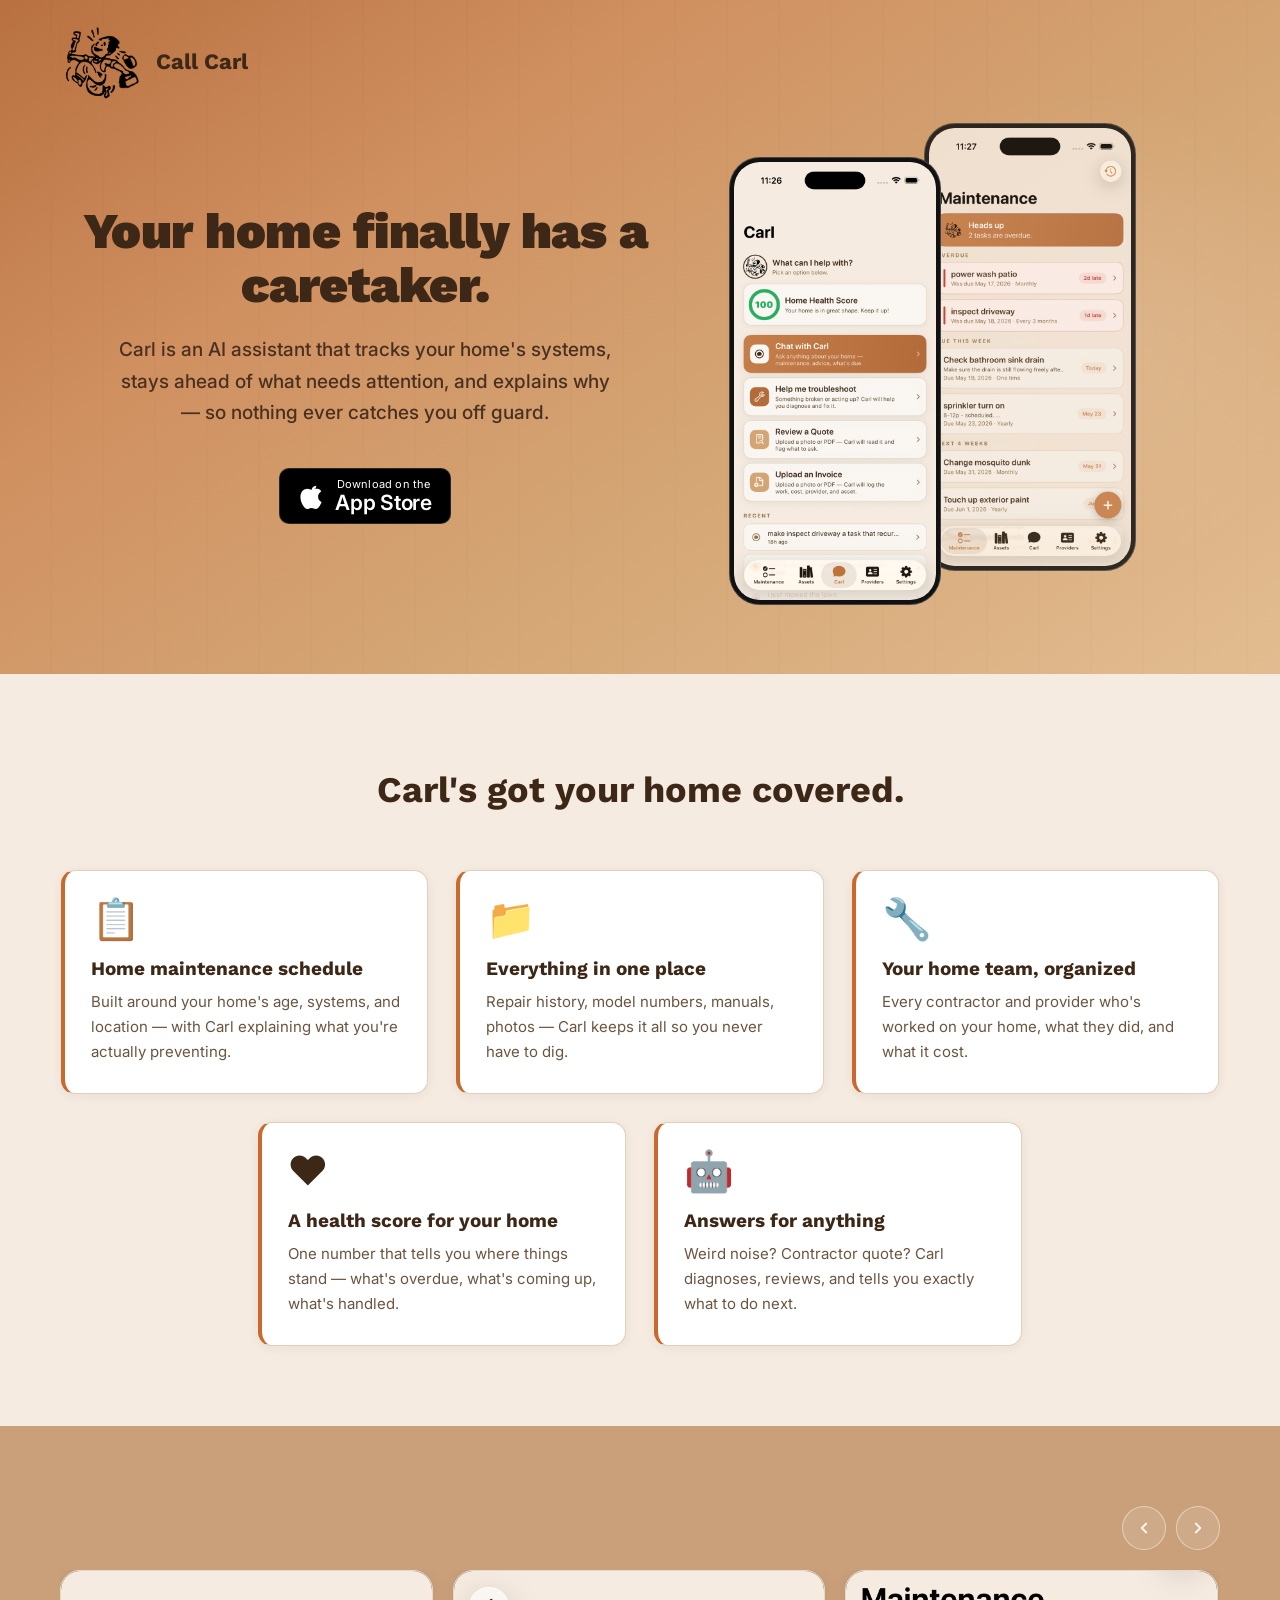
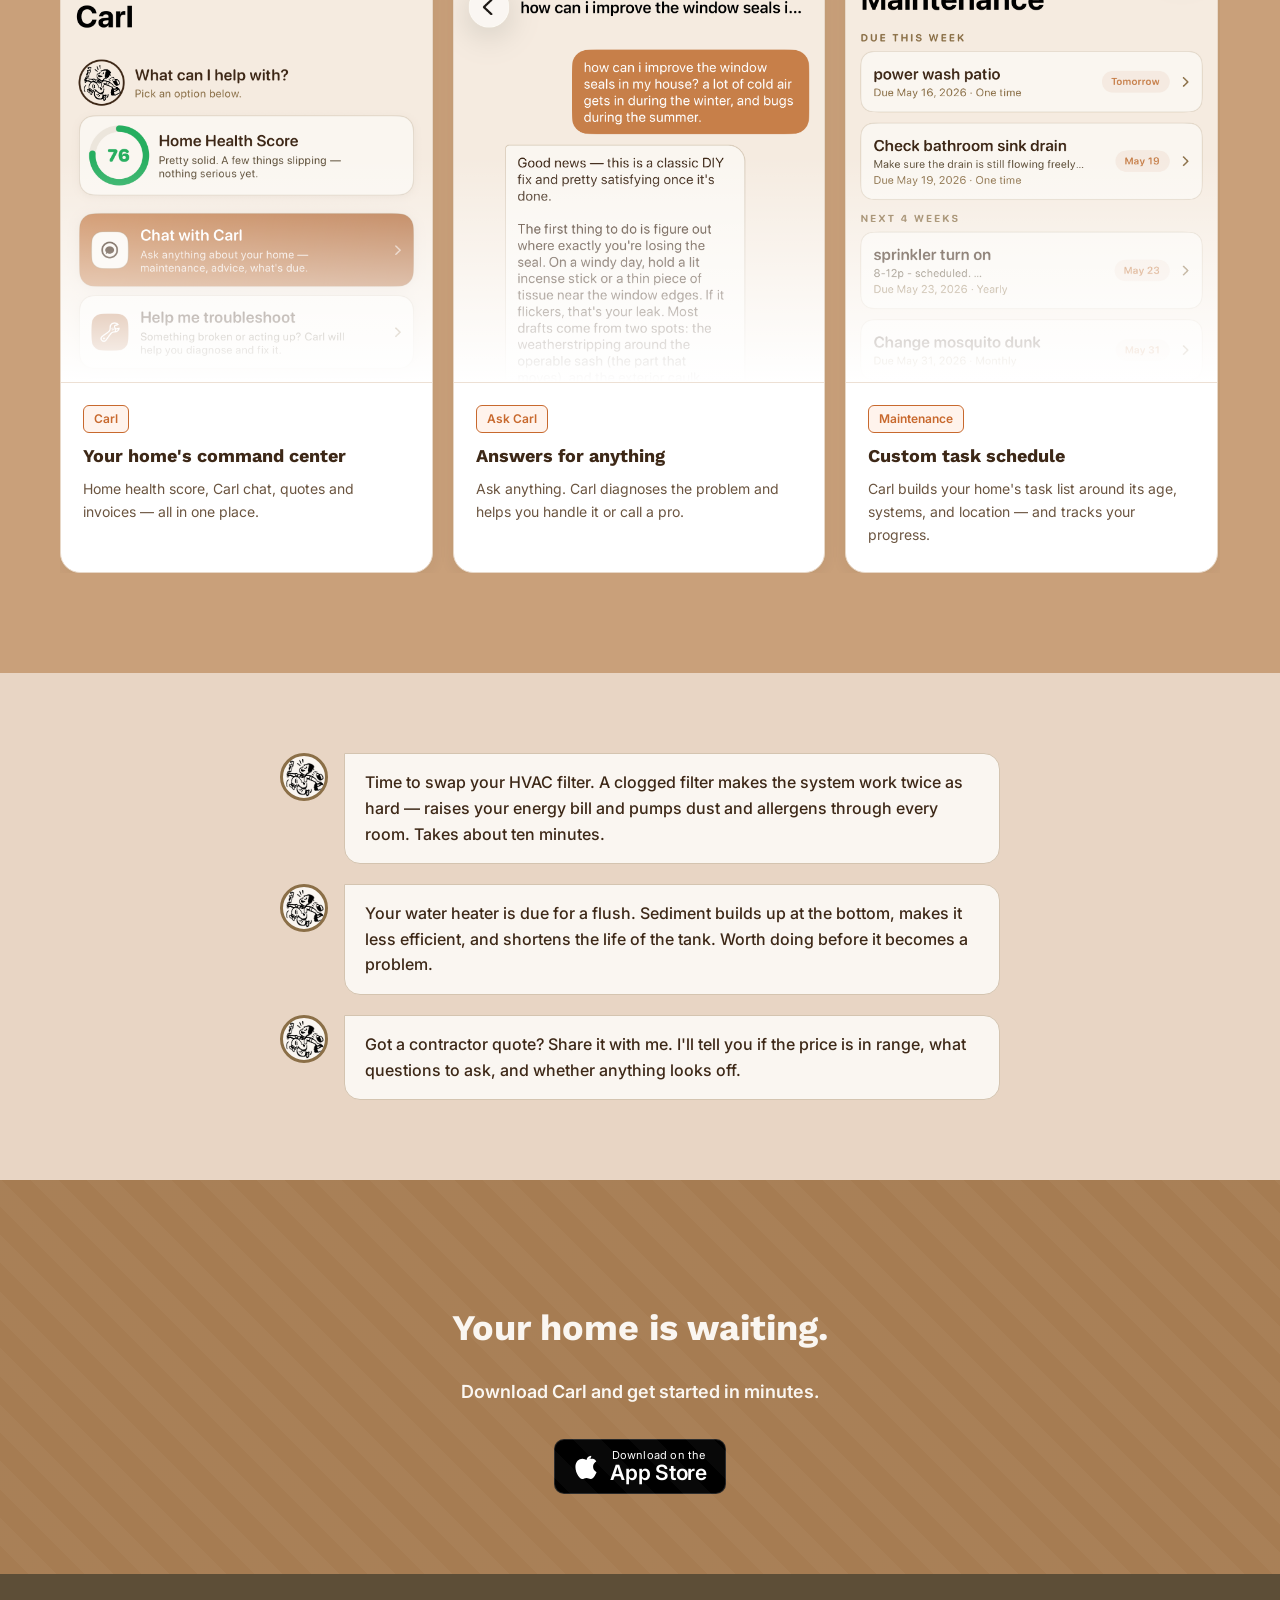
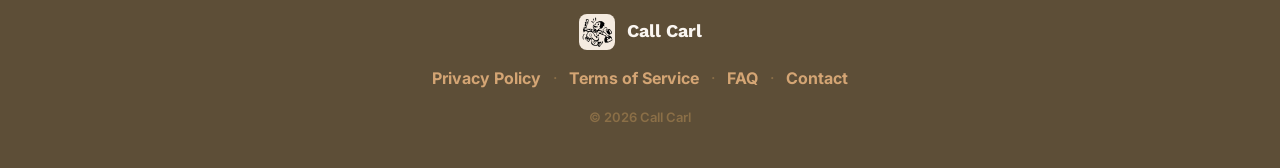
<file: index.html>
<!DOCTYPE html>
<html lang="en">
<head>
    <meta charset="UTF-8">
    <meta name="viewport" content="width=device-width, initial-scale=1.0">
    <title>Call Carl — Your AI Home Maintenance Assistant</title>
    <meta name="description" content="Carl is an AI home maintenance assistant who keeps track of your home's systems, tells you what needs attention, and explains why — so nothing catches you off guard.">

    <link rel="canonical" href="https://call-carl.com/">

    <!-- Open Graph -->
    <meta property="og:title" content="Call Carl — Your AI Home Maintenance Assistant">
    <meta property="og:description" content="Carl is an AI home maintenance assistant who keeps track of your home's systems, tells you what needs attention, and explains why.">
    <meta property="og:image" content="https://call-carl.com/media/call_carl_logo_hero.png">
    <meta property="og:url" content="https://call-carl.com/">
    <meta property="og:type" content="website">

    <!-- Twitter Card -->
    <meta name="twitter:card" content="summary_large_image">
    <meta name="twitter:title" content="Call Carl — Your AI Home Maintenance Assistant">
    <meta name="twitter:description" content="Carl is an AI home maintenance assistant who keeps track of your home's systems, tells you what needs attention, and explains why.">
    <meta name="twitter:image" content="https://call-carl.com/media/call_carl_logo_hero.png">

    <link rel="icon" type="image/png" href="media/carl_icon_cream_bg.png">

    <!-- Google Fonts -->
    <link rel="preconnect" href="https://fonts.googleapis.com">
    <link rel="preconnect" href="https://fonts.gstatic.com" crossorigin>
    <link href="https://fonts.googleapis.com/css2?family=Inter:wght@400;500;600;700;800;900&family=Work+Sans:wght@400;500;600;700;800;900&display=swap" rel="stylesheet">

    <!-- Styles -->
    <link rel="stylesheet" href="styles.css">


    <!-- Structured Data -->
    <script type="application/ld+json">
    {
      "@context": "https://schema.org",
      "@graph": [
        {
          "@type": "Organization",
          "@id": "https://call-carl.com/#organization",
          "name": "Call Carl",
          "url": "https://call-carl.com",
          "logo": "https://call-carl.com/media/call_carl_logo_medium.png",
          "email": "hello@call-carl.com",
          "description": "Call Carl is an AI home maintenance assistant that tracks your home's systems, stays ahead of what needs attention, and explains why."
        },
        {
          "@type": "WebSite",
          "@id": "https://call-carl.com/#website",
          "url": "https://call-carl.com",
          "name": "Call Carl",
          "publisher": { "@id": "https://call-carl.com/#organization" }
        },
        {
          "@type": "MobileApplication",
          "@id": "https://call-carl.com/#app",
          "name": "Call Carl",
          "operatingSystem": "iOS",
          "applicationCategory": "LifestyleApplication",
          "url": "https://call-carl.com",
          "publisher": { "@id": "https://call-carl.com/#organization" },
          "description": "Carl is an AI assistant that tracks your home's systems, stays ahead of what needs attention, and explains why — so nothing ever catches you off guard. Carl builds a personalized maintenance schedule, tracks your assets and providers, gives your home a health score, and reviews contractor quotes.",
          "offers": {
            "@type": "Offer",
            "price": "0",
            "priceCurrency": "USD"
          }
        },
        {
          "@type": "FAQPage",
          "@id": "https://call-carl.com/#faq",
          "mainEntity": [
            {
              "@type": "Question",
              "name": "What is Call Carl?",
              "acceptedAnswer": {
                "@type": "Answer",
                "text": "Call Carl is an AI home maintenance assistant for iOS that tracks your home's systems, builds a personalized maintenance schedule, keeps a record of your appliances and providers, and explains what needs attention and why."
              }
            },
            {
              "@type": "Question",
              "name": "Can Carl review a contractor quote?",
              "acceptedAnswer": {
                "@type": "Answer",
                "text": "Yes. Share a contractor quote with Carl and it will tell you whether the price is in range, what questions to ask, and whether anything looks off."
              }
            },
            {
              "@type": "Question",
              "name": "How does Carl build my maintenance schedule?",
              "acceptedAnswer": {
                "@type": "Answer",
                "text": "Carl builds your home's task list around its age, systems, and location, then tracks your progress and explains what each task is preventing."
              }
            }
          ]
        }
      ]
    }
    </script>
</head>
<body>

    <!-- Hero (includes nav) -->
    <section class="hero hero-app">
        <div class="container">
            <div class="hero-nav">
                <div class="logo">
                    <img src="media/call_carl_logo_medium.png" alt="Call Carl Logo">
                    Call Carl
                </div>
            </div>
        </div>
        <div class="container hero-inner">
            <div class="hero-text">
                <h1>Your home finally has a caretaker.</h1>
                <p>Carl is an AI assistant that tracks your home's systems, stays ahead of what needs attention, and explains why — so nothing ever catches you off guard.</p>
                <div class="hero-ctas">
                    <a href="https://apps.apple.com/us/app/call-carl/id6770673431" class="app-store-badge">
                        <svg class="apple-logo" viewBox="0 0 814 1000" fill="white" aria-hidden="true"><path d="M788.1 340.9c-5.8 4.5-108.2 62.2-108.2 190.5 0 148.4 130.3 200.9 134.2 202.2-.6 3.2-20.7 71.9-68.7 141.9-42.8 61.6-87.5 123.1-155.5 123.1s-85.5-39.5-164-39.5c-76 0-103.7 40.8-165.9 40.8s-105-57.8-155.5-127.4C46 790.7 0 663 0 541.8c0-207.5 135.4-317.3 269-317.3 70.1 0 128.4 46.4 172.5 46.4 42.8 0 109.6-49 192.5-49 31.1 0 107.7 2.6 168.2 98.3zm-180.9-125.1c-31.1 36.9-75.8 65.2-152.1 65.2-9.6 0-19.2-1.3-28.5-2.6 1.3-45.2 17.9-87.4 47.7-117.8 32.4-32.7 80.5-55.8 132.3-58.4 1.3 8.3 1.9 16.6 1.9 23.6 0 43.9-15.9 88.5-101.3 89z"/></svg>
                        <div class="badge-text">
                            <span class="badge-line-top">Download on the</span>
                            <span class="badge-line-bottom">App Store</span>
                        </div>
                    </a>
                </div>
            </div>
            <div class="hero-image">
                <div class="hero-phone-back">
                    <div class="iphone-frame">
                        <div class="iphone-screen">
                            <img src="media/Simulator Screenshot - iPhone Air - 2026-05-19 at 11.27.27.png" alt="Carl showing your maintenance schedule">
                        </div>
                    </div>
                </div>
                <div class="hero-phone-front">
                    <div class="iphone-frame">
                        <div class="iphone-screen">
                            <img src="media/Simulator Screenshot - iPhone Air - 2026-05-19 at 11.26.56.png" alt="Carl hub">
                        </div>
                    </div>
                </div>
            </div>
        </div>
    </section>

    <!-- Features -->
    <section class="features-section">
        <div class="container">
            <h2>Carl's got your home covered.</h2>
            <div class="features-grid">
                <div class="feature-card">
                    <div class="feature-card-icon">&#128203;</div>
                    <h3>Home maintenance schedule</h3>
                    <p>Built around your home's age, systems, and location — with Carl explaining what you're actually preventing.</p>
                </div>
                <div class="feature-card">
                    <div class="feature-card-icon">&#128193;</div>
                    <h3>Everything in one place</h3>
                    <p>Repair history, model numbers, manuals, photos — Carl keeps it all so you never have to dig.</p>
                </div>
                <div class="feature-card">
                    <div class="feature-card-icon">&#128295;</div>
                    <h3>Your home team, organized</h3>
                    <p>Every contractor and provider who's worked on your home, what they did, and what it cost.</p>
                </div>
                <div class="feature-card">
                    <div class="feature-card-icon">&#10084;&#65039;</div>
                    <h3>A health score for your home</h3>
                    <p>One number that tells you where things stand — what's overdue, what's coming up, what's handled.</p>
                </div>
                <div class="feature-card">
                    <div class="feature-card-icon">&#129302;</div>
                    <h3>Answers for anything</h3>
                    <p>Weird noise? Contractor quote? Carl diagnoses, reviews, and tells you exactly what to do next.</p>
                </div>
            </div>
        </div>
    </section>

    <!-- App Screenshots -->
    <section class="screenshots-section">
        <div class="container">
            <div class="mc-header">
                <div class="mc-arrows">
                    <button class="mc-arrow" id="mcPrev" aria-label="Previous">
                        <svg width="18" height="18" viewBox="0 0 20 20" fill="none"><path d="M12.5 15L7.5 10L12.5 5" stroke="currentColor" stroke-width="2" stroke-linecap="round" stroke-linejoin="round"/></svg>
                    </button>
                    <button class="mc-arrow" id="mcNext" aria-label="Next">
                        <svg width="18" height="18" viewBox="0 0 20 20" fill="none"><path d="M7.5 15L12.5 10L7.5 5" stroke="currentColor" stroke-width="2" stroke-linecap="round" stroke-linejoin="round"/></svg>
                    </button>
                </div>
            </div>
            <div class="mc-viewport">
                <div class="mc-track" id="mcTrack">

                    <div class="mc-card">
                        <div class="mc-screenshot">
                            <img src="media/IMG_0335 crop.PNG" alt="Carl hub">
                        </div>
                        <div class="mc-body">
                            <span class="mc-tag">Carl</span>
                            <h3>Your home's command center</h3>
                            <p>Home health score, Carl chat, quotes and invoices — all in one place.</p>
                        </div>
                    </div>

                    <div class="mc-card">
                        <div class="mc-screenshot">
                            <img src="media/IMG_0336 crop.PNG" alt="Carl chat">
                        </div>
                        <div class="mc-body">
                            <span class="mc-tag">Ask Carl</span>
                            <h3>Answers for anything</h3>
                            <p>Ask anything. Carl diagnoses the problem and helps you handle it or call a pro.</p>
                        </div>
                    </div>
                    
                    <div class="mc-card">
                        <div class="mc-screenshot">
                            <img src="media/IMG_0333 crop.png" alt="Maintenance task list">
                        </div>
                        <div class="mc-body">
                            <span class="mc-tag">Maintenance</span>
                            <h3>Custom task schedule</h3>
                            <p>Carl builds your home's task list around its age, systems, and location — and tracks your progress.</p>
                        </div>
                    </div>

                    <div class="mc-card">
                        <div class="mc-screenshot">
                            <img src="media/IMG_0339 crop.PNG" alt="Task detail">
                        </div>
                        <div class="mc-body">
                            <span class="mc-tag">Task detail</span>
                            <h3>The why behind every task</h3>
                            <p>Carl doesn't just tell you what — you'll know what you're preventing and how to do it.</p>
                        </div>
                    </div>

                    

                    <div class="mc-card">
                        <div class="mc-screenshot">
                            <img src="media/IMG_0334 crop.PNG" alt="Asset detail">
                        </div>
                        <div class="mc-body">
                            <span class="mc-tag">Assets</span>
                            <h3>Everything tracked in one place</h3>
                            <p>Model numbers, manuals, maintenance history — Carl keeps a full record of everything in your home.</p>
                        </div>
                    </div>
                    

                    <div class="mc-card">
                        <div class="mc-screenshot">
                            <img src="media/IMG_0337 crop.png" alt="Providers">
                        </div>
                        <div class="mc-body">
                            <span class="mc-tag">Providers</span>
                            <h3>Your home team, organized</h3>
                            <p>Every contractor, plumber, and handyman — what they did, what it cost, and how to reach them again.</p>
                        </div>
                    </div>


                </div>
            </div>
        </div>
    </section>

    <!-- Carl's Voice -->
    <section class="carls-voice">
        <div class="container">
            <div class="chat-grid">
                <div class="chat-bubble">
                    <img src="media/call_carl_logo_medium.png" alt="Carl" class="chat-avatar">
                    <div class="chat-message">
                        <p>Time to swap your HVAC filter. A clogged filter makes the system work twice as hard — raises your energy bill and pumps dust and allergens through every room. Takes about ten minutes.</p>
                    </div>
                </div>
                <div class="chat-bubble">
                    <img src="media/call_carl_logo_medium.png" alt="Carl" class="chat-avatar">
                    <div class="chat-message">
                        <p>Your water heater is due for a flush. Sediment builds up at the bottom, makes it less efficient, and shortens the life of the tank. Worth doing before it becomes a problem.</p>
                    </div>
                </div>
                <div class="chat-bubble">
                    <img src="media/call_carl_logo_medium.png" alt="Carl" class="chat-avatar">
                    <div class="chat-message">
                        <p>Got a contractor quote? Share it with me. I'll tell you if the price is in range, what questions to ask, and whether anything looks off.</p>
                    </div>
                </div>
            </div>
        </div>
    </section>

    <!-- Download CTA -->
    <section class="early-access" id="download">
        <div class="container" style="text-align: center;">
            <h2>Your home is waiting.</h2>
            <p style="margin-bottom: 2rem;">Download Carl and get started in minutes.</p>
            <a href="https://apps.apple.com/us/app/call-carl/id6770673431" class="app-store-badge">
                <svg class="apple-logo" viewBox="0 0 814 1000" fill="white" aria-hidden="true"><path d="M788.1 340.9c-5.8 4.5-108.2 62.2-108.2 190.5 0 148.4 130.3 200.9 134.2 202.2-.6 3.2-20.7 71.9-68.7 141.9-42.8 61.6-87.5 123.1-155.5 123.1s-85.5-39.5-164-39.5c-76 0-103.7 40.8-165.9 40.8s-105-57.8-155.5-127.4C46 790.7 0 663 0 541.8c0-207.5 135.4-317.3 269-317.3 70.1 0 128.4 46.4 172.5 46.4 42.8 0 109.6-49 192.5-49 31.1 0 107.7 2.6 168.2 98.3zm-180.9-125.1c-31.1 36.9-75.8 65.2-152.1 65.2-9.6 0-19.2-1.3-28.5-2.6 1.3-45.2 17.9-87.4 47.7-117.8 32.4-32.7 80.5-55.8 132.3-58.4 1.3 8.3 1.9 16.6 1.9 23.6 0 43.9-15.9 88.5-101.3 89z"/></svg>
                <div class="badge-text">
                    <span class="badge-line-top">Download on the</span>
                    <span class="badge-line-bottom">App Store</span>
                </div>
            </a>
        </div>
    </section>

    <!-- Footer -->
    <footer>
        <div class="container footer-inner">
            <div class="footer-brand">
                <img src="media/carl_icon_cream_bg.png" alt="Call Carl" class="footer-logo">
                <span>Call Carl</span>
            </div>
            <div class="footer-links">
                <a href="/privacy">Privacy Policy</a>
                <span class="footer-sep">&middot;</span>
                <a href="/terms">Terms of Service</a>
                <span class="footer-sep">&middot;</span>
                <a href="/faq">FAQ</a>
                <span class="footer-sep">&middot;</span>
                <a href="mailto:hello@call-carl.com">Contact</a>
            </div>
            <p class="footer-copy">&copy; 2026 Call Carl</p>
        </div>
    </footer>

    <script>
        // Multi-card carousel
        (function() {
            const track    = document.getElementById('mcTrack');
            const viewport = document.querySelector('.mc-viewport');
            const prev     = document.getElementById('mcPrev');
            const next     = document.getElementById('mcNext');
            let offset = 0;

            function visibleCount() {
                return window.innerWidth <= 600 ? 1 : window.innerWidth <= 900 ? 2 : 3;
            }

            function cardWidth() {
                const card = track.querySelector('.mc-card');
                return card.offsetWidth + 20;
            }

            function totalCards() {
                return track.querySelectorAll('.mc-card').length;
            }

            function maxOffset() {
                return Math.max(0, totalCards() - visibleCount());
            }

            function update() {
                track.style.transform = `translateX(-${offset * cardWidth()}px)`;
            }

            function goNext() { offset = offset >= maxOffset() ? 0 : offset + 1; update(); }
            function goPrev() { offset = offset === 0 ? maxOffset() : offset - 1; update(); }

            prev.addEventListener('click', goPrev);
            next.addEventListener('click', goNext);
            window.addEventListener('resize', () => { offset = Math.min(offset, maxOffset()); update(); });

            // Touch swipe
            let touchStartX = 0;
            viewport.addEventListener('touchstart', (e) => { touchStartX = e.touches[0].clientX; }, { passive: true });
            viewport.addEventListener('touchend', (e) => {
                const diff = touchStartX - e.changedTouches[0].clientX;
                if (Math.abs(diff) > 40) { diff > 0 ? goNext() : goPrev(); }
            }, { passive: true });

            update();
        })();
    </script>

</body>
</html>
</file>
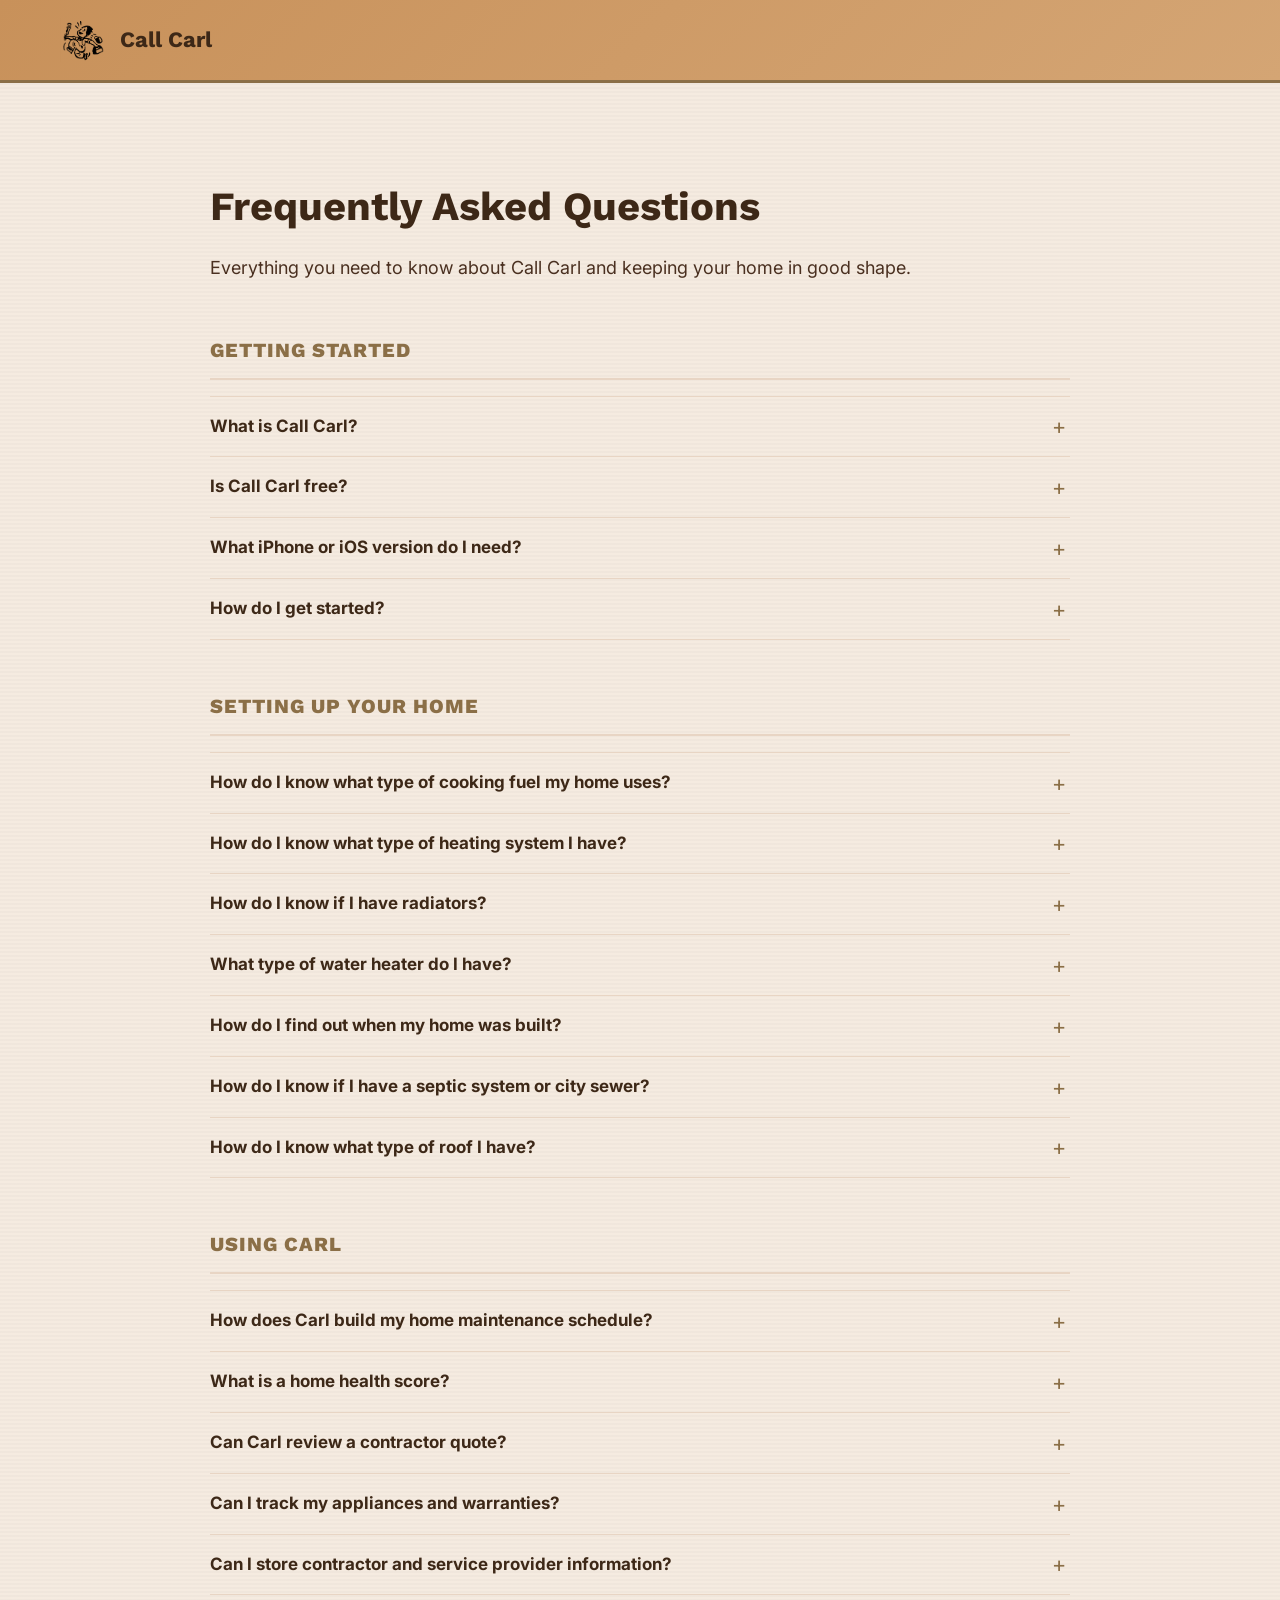
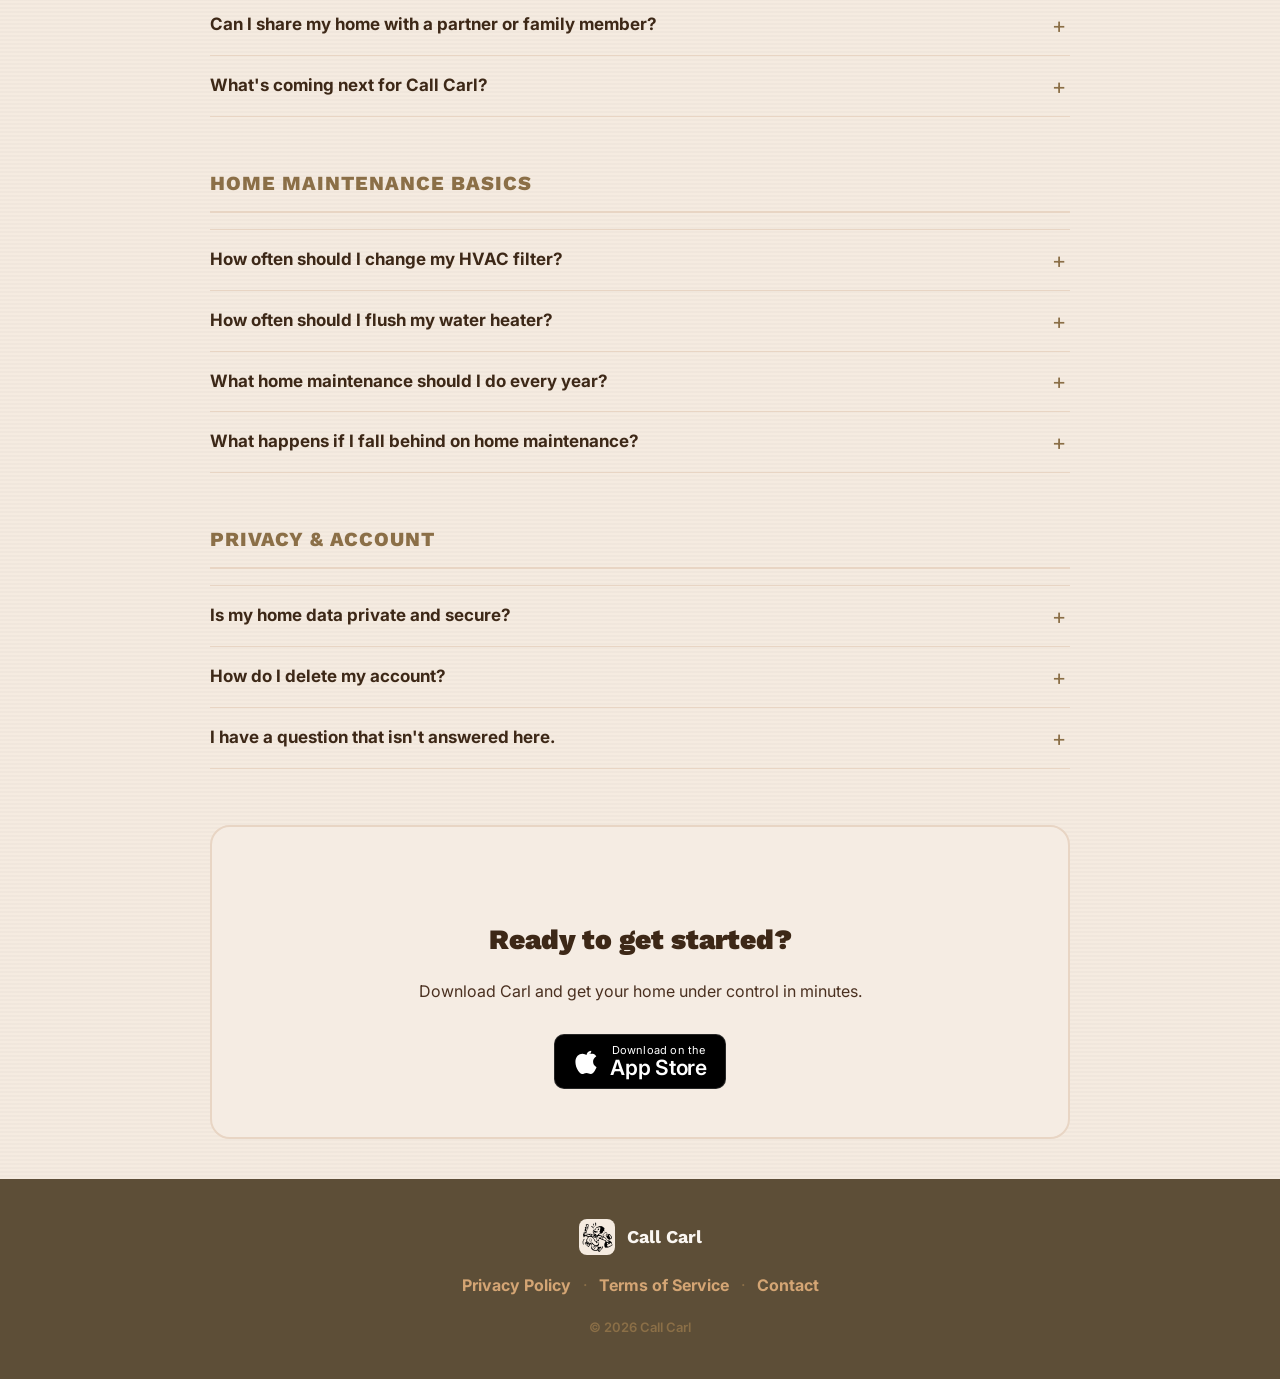
<file: faq.html>
<!DOCTYPE html>
<html lang="en">
<head>
    <meta charset="UTF-8">
    <meta name="viewport" content="width=device-width, initial-scale=1.0">
    <title>FAQ — Call Carl Home Maintenance App</title>
    <meta name="description" content="Answers to common questions about home maintenance schedules, HVAC filters, water heaters, contractor quotes, and how the Call Carl app works.">

    <link rel="canonical" href="https://call-carl.com/faq">

    <!-- Open Graph -->
    <meta property="og:title" content="FAQ — Call Carl Home Maintenance App">
    <meta property="og:description" content="Answers to common questions about home maintenance schedules, HVAC filters, water heaters, contractor quotes, and how the Call Carl app works.">
    <meta property="og:image" content="https://call-carl.com/media/call_carl_logo_hero.png">
    <meta property="og:url" content="https://call-carl.com/faq">
    <meta property="og:type" content="website">

    <link rel="icon" type="image/png" href="media/carl_icon_cream_bg.png">

    <!-- Google Fonts -->
    <link rel="preconnect" href="https://fonts.googleapis.com">
    <link rel="preconnect" href="https://fonts.gstatic.com" crossorigin>
    <link href="https://fonts.googleapis.com/css2?family=Inter:wght@400;500;600;700;800;900&family=Work+Sans:wght@400;500;600;700;800;900&display=swap" rel="stylesheet">

    <!-- Styles -->
    <link rel="stylesheet" href="styles.css">

    <style>
        .faq-intro {
            margin-bottom: 48px;
        }
        .faq-intro p {
            font-size: 18px;
            color: #4a3020;
            line-height: 1.7;
        }
        .faq-section {
            margin-bottom: 48px;
        }
        .faq-section h2 {
            font-size: 20px;
            font-weight: 800;
            color: #8b6f47;
            text-transform: uppercase;
            letter-spacing: 0.05em;
            margin-bottom: 16px;
            padding-bottom: 10px;
            border-bottom: 2px solid #e8d5c4;
        }
        details {
            border-bottom: 1px solid #e8d5c4;
        }
        details:first-of-type {
            border-top: 1px solid #e8d5c4;
        }
        summary {
            font-size: 17px;
            font-weight: 700;
            color: #3d2817;
            padding: 18px 28px 18px 0;
            cursor: pointer;
            list-style: none;
            position: relative;
            line-height: 1.4;
        }
        summary::-webkit-details-marker { display: none; }
        summary::after {
            content: '+';
            position: absolute;
            right: 4px;
            top: 50%;
            transform: translateY(-50%);
            font-size: 22px;
            font-weight: 400;
            color: #8b6f47;
            line-height: 1;
        }
        details[open] summary::after {
            content: '−';
        }
        .faq-answer {
            padding: 0 0 20px 0;
            color: #4a3020;
            font-size: 16px;
            line-height: 1.75;
        }
        .faq-answer p { margin-bottom: 12px; }
        .faq-answer p:last-child { margin-bottom: 0; }
        .faq-answer ul {
            margin: 8px 0 12px 20px;
        }
        .faq-answer ul li {
            margin-bottom: 6px;
        }
        .faq-cta {
            margin-top: 56px;
            text-align: center;
            padding: 48px 32px;
            background: #f5ece3;
            border-radius: 20px;
            border: 2px solid #e8d5c4;
        }
        .faq-cta h2 {
            font-size: 28px;
            font-weight: 900;
            color: #3d2817;
            margin-bottom: 12px;
            font-family: 'Work Sans', sans-serif;
            border: none;
            padding: 0;
            text-transform: none;
            letter-spacing: normal;
        }
        .faq-cta p {
            color: #4a3020;
            font-size: 16px;
            margin-bottom: 28px;
        }
    </style>

    <!-- Structured Data -->
    <script type="application/ld+json">
    {
      "@context": "https://schema.org",
      "@type": "FAQPage",
      "mainEntity": [
        {
          "@type": "Question",
          "name": "What is Call Carl?",
          "acceptedAnswer": {
            "@type": "Answer",
            "text": "Call Carl is an AI home maintenance assistant for iPhone. Carl builds a personalized maintenance schedule for your home, tracks your appliances and systems, stores your contractor and service provider history, and answers questions about anything going on with your home — from weird noises to contractor quotes."
          }
        },
        {
          "@type": "Question",
          "name": "Is Call Carl free?",
          "acceptedAnswer": {
            "@type": "Answer",
            "text": "Yes. Call Carl is free to download and use. If you find it useful, you can tip Carl from within the app — but it's entirely optional. If we introduce paid features in the future, we'll give you clear notice before any charges apply."
          }
        },
        {
          "@type": "Question",
          "name": "What iPhone or iOS version do I need?",
          "acceptedAnswer": {
            "@type": "Answer",
            "text": "Call Carl is available on iPhone running a current, supported version of iOS. You can find the exact requirements on the App Store listing."
          }
        },
        {
          "@type": "Question",
          "name": "How do I know what type of cooking fuel my home uses?",
          "acceptedAnswer": {
            "@type": "Answer",
            "text": "Check your stove. Gas stoves have burner grates and make a clicking sound when you turn a knob. Electric stoves have flat coil burners or a smooth glass cooktop. If you're not sure, look behind the stove — a gas line will be a flexible metal or yellow pipe. You can also check your utility bills: if you receive a gas bill, your home uses gas for at least one appliance."
          }
        },
        {
          "@type": "Question",
          "name": "How do I know if I have radiators?",
          "acceptedAnswer": {
            "@type": "Answer",
            "text": "Radiators are cast-iron or steel units mounted on walls or under windows — they look like a series of connected metal fins or columns. If you have them, your home uses hydronic (hot water or steam) heat rather than forced air. Hot water radiators have a valve and are warm to the touch when heating is on. Steam radiators often have a single pipe and a small air vent on the side."
          }
        },
        {
          "@type": "Question",
          "name": "What type of water heater do I have?",
          "acceptedAnswer": {
            "@type": "Answer",
            "text": "Look in your basement, utility closet, or garage. A large cylindrical tank (typically 40–80 gallons) is a traditional tank water heater — the most common type. A small box mounted on a wall with pipes but no tank is a tankless (on-demand) water heater. For fuel type: gas units have a flue pipe coming out the top or side; electric units have electrical connections and no flue. The label on the unit will confirm both."
          }
        },
        {
          "@type": "Question",
          "name": "How do I know what type of heating system I have?",
          "acceptedAnswer": {
            "@type": "Answer",
            "text": "Look for vents or registers in your floors, walls, or ceilings — that means forced air (furnace or heat pump). Radiators or baseboard heaters mean hot water or steam heat. Check your basement or utility room: a furnace looks like a large metal box with ductwork attached; a boiler is rounder and connects to pipes. The fuel type (gas, electric, oil) is labeled on the unit."
          }
        },
        {
          "@type": "Question",
          "name": "How do I find out when my home was built?",
          "acceptedAnswer": {
            "@type": "Answer",
            "text": "Your home's age is usually on the property listing, your deed, or your homeowner's insurance policy. You can also look it up on your county assessor's website — search your address and the property record will show the year built."
          }
        },
        {
          "@type": "Question",
          "name": "How do I know if I have a septic system or city sewer?",
          "acceptedAnswer": {
            "@type": "Answer",
            "text": "If you're on a septic system, you won't receive a sewer bill from a utility company. You can also check your property inspection report or county records. A septic tank is buried in the yard — look for a clean-out cap or access riser. If you're in a city or dense suburb, you're almost certainly on municipal sewer."
          }
        },
        {
          "@type": "Question",
          "name": "How do I know what type of roof I have?",
          "acceptedAnswer": {
            "@type": "Answer",
            "text": "Look at your home from outside. Asphalt shingles are the most common — flat, overlapping rectangular tabs. Metal roofs have a ribbed or standing-seam appearance. Tile roofs have a curved, overlapping clay or concrete look and are common in warm climates. Your home inspection report will also list the roof type and estimated age."
          }
        },
        {
          "@type": "Question",
          "name": "How often should I change my HVAC filter?",
          "acceptedAnswer": {
            "@type": "Answer",
            "text": "Most homes should replace their HVAC filter every 1–3 months, depending on filter type, whether you have pets, and local air quality. A 1-inch basic filter typically needs replacing monthly. Thicker 4–5 inch media filters can last 6–12 months. A clogged filter makes your system work harder, raises your energy bill, and circulates dust and allergens through every room. Carl tracks this for your specific home and reminds you when it's time."
          }
        },
        {
          "@type": "Question",
          "name": "How often should I flush my water heater?",
          "acceptedAnswer": {
            "@type": "Answer",
            "text": "You should flush your water heater once a year. Sediment — mainly calcium and magnesium from hard water — builds up at the bottom of the tank over time. It makes the heater less efficient, increases energy costs, and shortens the life of the unit. Flushing takes about 30 minutes and can add years to your water heater's lifespan."
          }
        },
        {
          "@type": "Question",
          "name": "What home maintenance should I do every year?",
          "acceptedAnswer": {
            "@type": "Answer",
            "text": "Annual home maintenance tasks typically include: flushing your water heater, testing smoke and carbon monoxide detectors, cleaning dryer vents, inspecting your roof and gutters, servicing your HVAC system, checking caulking around windows and doors, testing your sump pump if you have one, and cleaning refrigerator coils. The exact list depends on your home's age, systems, and location — Carl builds a schedule specific to your home."
          }
        },
        {
          "@type": "Question",
          "name": "How does Carl build my home maintenance schedule?",
          "acceptedAnswer": {
            "@type": "Answer",
            "text": "When you set up your home, Carl uses your home's age, location, and the systems and appliances you have to generate a personalized task list. It accounts for regional factors like climate and seasonal timing, tracks what you've done and what's coming up, and explains what each task is actually preventing — not just telling you what to do, but why."
          }
        },
        {
          "@type": "Question",
          "name": "What is a home health score?",
          "acceptedAnswer": {
            "@type": "Answer",
            "text": "Your home health score is a single number that reflects how on top of your maintenance you are — what's overdue, what's coming up soon, and what's been handled. It updates as you complete tasks or log new ones. Think of it as a quick read on whether your home is in good shape or starting to fall behind."
          }
        },
        {
          "@type": "Question",
          "name": "Can Carl review a contractor quote?",
          "acceptedAnswer": {
            "@type": "Answer",
            "text": "Yes. Share a contractor quote or invoice with Carl and it will tell you whether the price looks reasonable for your area, flag anything that seems off, suggest questions to ask before you sign, and help you understand what the work actually involves. It's especially useful for large jobs like HVAC replacement, roof repair, or plumbing."
          }
        },
        {
          "@type": "Question",
          "name": "Can I track my appliances and warranties?",
          "acceptedAnswer": {
            "@type": "Answer",
            "text": "Yes. You can log all your home's appliances and systems — including model numbers, purchase dates, warranty expiration, manuals, and photos. Carl uses this information to give you more accurate maintenance guidance and to keep a permanent record so you never have to dig for a model number when something breaks."
          }
        },
        {
          "@type": "Question",
          "name": "Can I store contractor and service provider information?",
          "acceptedAnswer": {
            "@type": "Answer",
            "text": "Yes. Carl keeps a record of every contractor, plumber, electrician, and handyman who has worked on your home — what they did, what it cost, and how to reach them. When you need to call someone back or want to remember who did a job two years ago, it's all there."
          }
        },
        {
          "@type": "Question",
          "name": "Can I share my home with a partner or family member?",
          "acceptedAnswer": {
            "@type": "Answer",
            "text": "Yes. You can invite household members to share your home in the app so you're both working from the same maintenance schedule, asset list, and provider history."
          }
        },
        {
          "@type": "Question",
          "name": "What's coming next for Call Carl?",
          "acceptedAnswer": {
            "@type": "Answer",
            "text": "The roadmap includes finding and booking highly rated local service providers directly through the app, getting competing quotes from contractors without making phone calls, and having Carl handle routine tasks automatically — like reordering air filters when they're due. The goal is for Carl to go from telling you what needs doing to actually taking care of it."
          }
        },
        {
          "@type": "Question",
          "name": "Is my home data private and secure?",
          "acceptedAnswer": {
            "@type": "Answer",
            "text": "Yes. Your data is stored securely and is never sold or used for advertising. You can read the full details in our Privacy Policy. You can also delete your account and all associated data at any time from within the app."
          }
        },
        {
          "@type": "Question",
          "name": "How do I delete my account?",
          "acceptedAnswer": {
            "@type": "Answer",
            "text": "You can delete your account directly from within the app at any time. When you do, all your personal data is permanently deleted within 30 days."
          }
        }
      ]
    }
    </script>
</head>
<body class="page-content">
    <header class="page-header">
        <div class="container">
            <a href="/" class="logo">
                <img src="media/call_carl_logo_medium.png" alt="Call Carl Logo">
                Call Carl
            </a>
        </div>
    </header>

    <div class="container narrow">

        <div class="faq-intro">
            <h1>Frequently Asked Questions</h1>
            <p>Everything you need to know about Call Carl and keeping your home in good shape.</p>
        </div>

        <div class="faq-section">
            <h2>Getting Started</h2>

            <details>
                <summary>What is Call Carl?</summary>
                <div class="faq-answer">
                    <p>Call Carl is an AI home maintenance assistant for iPhone. Carl builds a personalized maintenance schedule for your home, tracks your appliances and systems, stores your contractor and service provider history, and answers questions about anything going on with your home — from weird noises to contractor quotes.</p>
                </div>
            </details>

            <details>
                <summary>Is Call Carl free?</summary>
                <div class="faq-answer">
                    <p>Yes. Call Carl is free to <a href="https://apps.apple.com/us/app/call-carl/id6770673431">download on the App Store</a>. If you find it useful, you can tip Carl from within the app — but it's entirely optional. If we introduce paid features in the future, we'll give you clear notice before any charges apply.</p>
                </div>
            </details>

            <details>
                <summary>What iPhone or iOS version do I need?</summary>
                <div class="faq-answer">
                    <p>Call Carl is available on iPhone running a current, supported version of iOS. You can find the exact requirements on the <a href="https://apps.apple.com/us/app/call-carl/id6770673431">App Store listing</a>.</p>
                </div>
            </details>

            <details>
                <summary>How do I get started?</summary>
                <div class="faq-answer">
                    <p>Download the app, create an account, and enter your home address. Carl uses your home's location, age, and systems to build your first maintenance schedule. From there you can add appliances, log past repairs, and start asking Carl questions.</p>
                </div>
            </details>
        </div>

        <div class="faq-section">
            <h2>Setting Up Your Home</h2>

            <details>
                <summary>How do I know what type of cooking fuel my home uses?</summary>
                <div class="faq-answer">
                    <p>Check your stove. Gas stoves have burner grates and make a clicking sound when you turn a knob. Electric stoves have flat coil burners or a smooth glass cooktop.</p>
                    <p>If you're not sure, look behind the stove — a gas line will be a flexible metal or yellow pipe. You can also check your utility bills: if you receive a gas bill, your home uses gas for at least one appliance.</p>
                </div>
            </details>

            <details>
                <summary>How do I know what type of heating system I have?</summary>
                <div class="faq-answer">
                    <p>Look for vents or registers in your floors, walls, or ceilings — that means forced air (furnace or heat pump). Radiators or baseboard heaters mean hot water or steam heat.</p>
                    <p>Check your basement or utility room: a furnace looks like a large metal box with ductwork attached; a boiler is rounder and connects to pipes. The fuel type (gas, electric, oil) is labeled on the unit.</p>
                </div>
            </details>

            <details>
                <summary>How do I know if I have radiators?</summary>
                <div class="faq-answer">
                    <p>Radiators are cast-iron or steel units mounted on walls or under windows — they look like a series of connected metal fins or columns. If you have them, your home uses hydronic (hot water or steam) heat rather than forced air.</p>
                    <p>Hot water radiators have a valve and are warm to the touch when heating is on. Steam radiators often have a single pipe and a small air vent on the side.</p>
                </div>
            </details>

            <details>
                <summary>What type of water heater do I have?</summary>
                <div class="faq-answer">
                    <p>Look in your basement, utility closet, or garage. A large cylindrical tank (typically 40–80 gallons) is a traditional tank water heater — the most common type. A small box mounted on a wall with pipes but no tank is a tankless (on-demand) water heater.</p>
                    <p>For fuel type: gas units have a flue pipe coming out the top or side; electric units have electrical connections and no flue. The label on the unit will confirm both.</p>
                </div>
            </details>

            <details>
                <summary>How do I find out when my home was built?</summary>
                <div class="faq-answer">
                    <p>Your home's age is usually on the property listing, your deed, or your homeowner's insurance policy. You can also look it up on your county assessor's website — search your address and the property record will show the year built.</p>
                </div>
            </details>

            <details>
                <summary>How do I know if I have a septic system or city sewer?</summary>
                <div class="faq-answer">
                    <p>If you're on a septic system, you won't receive a sewer bill from a utility company. You can also check your property inspection report or county records. A septic tank is buried in the yard — look for a clean-out cap or access riser.</p>
                    <p>If you're in a city or dense suburb, you're almost certainly on municipal sewer.</p>
                </div>
            </details>

            <details>
                <summary>How do I know what type of roof I have?</summary>
                <div class="faq-answer">
                    <p>Look at your home from outside. Asphalt shingles are the most common — flat, overlapping rectangular tabs. Metal roofs have a ribbed or standing-seam appearance. Tile roofs have a curved, overlapping clay or concrete look and are common in warm climates.</p>
                    <p>Your home inspection report will also list the roof type and estimated age.</p>
                </div>
            </details>
        </div>

        <div class="faq-section">
            <h2>Using Carl</h2>

            <details>
                <summary>How does Carl build my home maintenance schedule?</summary>
                <div class="faq-answer">
                    <p>When you set up your home, Carl uses your home's age, location, and the systems and appliances you have to generate a personalized task list. It accounts for regional factors like climate and seasonal timing, tracks what you've completed and what's coming up, and explains what each task is actually preventing — not just what to do, but why it matters.</p>
                </div>
            </details>

            <details>
                <summary>What is a home health score?</summary>
                <div class="faq-answer">
                    <p>Your home health score is a single number that reflects how on top of your maintenance you are — what's overdue, what's coming up, and what's been handled. It updates as you complete tasks or log new ones. Think of it as a quick pulse check on whether your home is in good shape or starting to fall behind.</p>
                </div>
            </details>

            <details>
                <summary>Can Carl review a contractor quote?</summary>
                <div class="faq-answer">
                    <p>Yes. Share a contractor quote or invoice with Carl and it will tell you whether the price looks reasonable, flag anything that seems off, and suggest questions to ask before you sign. It's especially useful for large jobs like HVAC replacement, roof repair, or plumbing work where it's hard to know if you're getting a fair deal.</p>
                </div>
            </details>

            <details>
                <summary>Can I track my appliances and warranties?</summary>
                <div class="faq-answer">
                    <p>Yes. You can log all your home's appliances and systems — including model numbers, purchase dates, warranty expiration, manuals, and photos. Carl uses this information to give you more accurate maintenance guidance, and it's all there when you need a model number or want to check if something is still under warranty.</p>
                </div>
            </details>

            <details>
                <summary>Can I store contractor and service provider information?</summary>
                <div class="faq-answer">
                    <p>Yes. Carl keeps a record of every contractor, plumber, electrician, and handyman who has worked on your home — what they did, what it cost, and how to reach them. When you need to call someone back or want to remember who replaced your water heater two years ago, it's all there.</p>
                </div>
            </details>

            <details>
                <summary>Can I share my home with a partner or family member?</summary>
                <div class="faq-answer">
                    <p>Yes. You can invite household members to share your home in the app so everyone is working from the same maintenance schedule, asset list, and provider history.</p>
                </div>
            </details>

            <details>
                <summary>What's coming next for Call Carl?</summary>
                <div class="faq-answer">
                    <p>The goal is for Carl to go from telling you what needs doing to actually taking care of it. That means:</p>
                    <ul>
                        <li><strong>Finding and booking service providers</strong> — highly rated local contractors, plumbers, and electricians, bookable directly through the app</li>
                        <li><strong>Getting quotes without phone calls</strong> — describe a job and get competing estimates from vetted pros</li>
                        <li><strong>Auto-completing routine tasks</strong> — Carl reorders your air filters when they're due, so you never have to think about it</li>
                    </ul>
                    <p>Carl's job isn't just to remind you — it's to handle as much as possible so you don't have to.</p>
                </div>
            </details>
        </div>

        <div class="faq-section">
            <h2>Home Maintenance Basics</h2>

            <details>
                <summary>How often should I change my HVAC filter?</summary>
                <div class="faq-answer">
                    <p>Most homes should replace their HVAC filter every 1–3 months, depending on filter type, whether you have pets, and local air quality.</p>
                    <ul>
                        <li><strong>1-inch basic filters:</strong> every 1–2 months</li>
                        <li><strong>4–5 inch media filters:</strong> every 6–12 months</li>
                        <li><strong>Homes with pets or allergies:</strong> more frequently</li>
                    </ul>
                    <p>A clogged filter makes your system work harder, raises your energy bill, and circulates dust and allergens through every room. Carl tracks this for your specific setup and reminds you when it's time.</p>
                </div>
            </details>

            <details>
                <summary>How often should I flush my water heater?</summary>
                <div class="faq-answer">
                    <p>Once a year. Sediment — mainly calcium and magnesium from hard water — builds up at the bottom of the tank over time. It makes the heater less efficient, increases energy costs, and shortens the life of the unit. Flushing takes about 30 minutes and can add years to your water heater's lifespan.</p>
                    <p>If you have very hard water, twice a year is even better.</p>
                </div>
            </details>

            <details>
                <summary>What home maintenance should I do every year?</summary>
                <div class="faq-answer">
                    <p>Annual tasks most homeowners should cover include:</p>
                    <ul>
                        <li>Flush the water heater</li>
                        <li>Service the HVAC system (professional tune-up)</li>
                        <li>Clean dryer vents</li>
                        <li>Inspect roof and gutters</li>
                        <li>Test smoke and carbon monoxide detectors</li>
                        <li>Check caulking around windows, doors, and tubs</li>
                        <li>Clean refrigerator condenser coils</li>
                        <li>Test the sump pump (if you have one)</li>
                        <li>Inspect the attic for signs of leaks or pests</li>
                    </ul>
                    <p>The exact list depends on your home's age, systems, and location. Carl builds a schedule specific to your home and keeps track of what's been done.</p>
                </div>
            </details>

            <details>
                <summary>What happens if I fall behind on home maintenance?</summary>
                <div class="faq-answer">
                    <p>Small maintenance tasks exist to prevent bigger, more expensive problems. Skipping an HVAC filter change strains the motor. Ignoring gutter cleaning leads to water damage. Putting off a dryer vent cleaning is a fire hazard.</p>
                    <p>If you're behind, the best move is to get a clear picture of what's overdue and work through it. Carl shows you your home health score, flags what's most urgent, and explains what's actually at risk — so you can prioritize without guessing.</p>
                </div>
            </details>
        </div>

        <div class="faq-section">
            <h2>Privacy &amp; Account</h2>

            <details>
                <summary>Is my home data private and secure?</summary>
                <div class="faq-answer">
                    <p>Yes. Your data is stored securely and is never sold or used for advertising. You can read the full details in our <a href="/privacy">Privacy Policy</a>.</p>
                </div>
            </details>

            <details>
                <summary>How do I delete my account?</summary>
                <div class="faq-answer">
                    <p>You can delete your account directly from within the app at any time. When you do, all your personal data is permanently deleted within 30 days. You can also email <a href="mailto:hello@call-carl.com">hello@call-carl.com</a> to request deletion.</p>
                </div>
            </details>

            <details>
                <summary>I have a question that isn't answered here.</summary>
                <div class="faq-answer">
                    <p>Email us at <a href="mailto:hello@call-carl.com">hello@call-carl.com</a> and we'll get back to you.</p>
                </div>
            </details>
        </div>

        <div class="faq-cta">
            <h2>Ready to get started?</h2>
            <p>Download Carl and get your home under control in minutes.</p>
            <a href="https://apps.apple.com/us/app/call-carl/id6770673431" class="app-store-badge">
                <svg class="apple-logo" viewBox="0 0 814 1000" fill="white" aria-hidden="true"><path d="M788.1 340.9c-5.8 4.5-108.2 62.2-108.2 190.5 0 148.4 130.3 200.9 134.2 202.2-.6 3.2-20.7 71.9-68.7 141.9-42.8 61.6-87.5 123.1-155.5 123.1s-85.5-39.5-164-39.5c-76 0-103.7 40.8-165.9 40.8s-105-57.8-155.5-127.4C46 790.7 0 663 0 541.8c0-207.5 135.4-317.3 269-317.3 70.1 0 128.4 46.4 172.5 46.4 42.8 0 109.6-49 192.5-49 31.1 0 107.7 2.6 168.2 98.3zm-180.9-125.1c-31.1 36.9-75.8 65.2-152.1 65.2-9.6 0-19.2-1.3-28.5-2.6 1.3-45.2 17.9-87.4 47.7-117.8 32.4-32.7 80.5-55.8 132.3-58.4 1.3 8.3 1.9 16.6 1.9 23.6 0 43.9-15.9 88.5-101.3 89z"/></svg>
                <div class="badge-text">
                    <span class="badge-line-top">Download on the</span>
                    <span class="badge-line-bottom">App Store</span>
                </div>
            </a>
        </div>

    </div>

    <footer>
        <div class="container footer-inner">
            <div class="footer-brand">
                <img src="media/carl_icon_cream_bg.png" alt="Call Carl" class="footer-logo">
                <span>Call Carl</span>
            </div>
            <div class="footer-links">
                <a href="/privacy">Privacy Policy</a>
                <span class="footer-sep">&middot;</span>
                <a href="/terms">Terms of Service</a>
                <span class="footer-sep">&middot;</span>
                <a href="mailto:hello@call-carl.com">Contact</a>
            </div>
            <p class="footer-copy">&copy; 2026 Call Carl</p>
        </div>
    </footer>
</body>
</html>
</file>
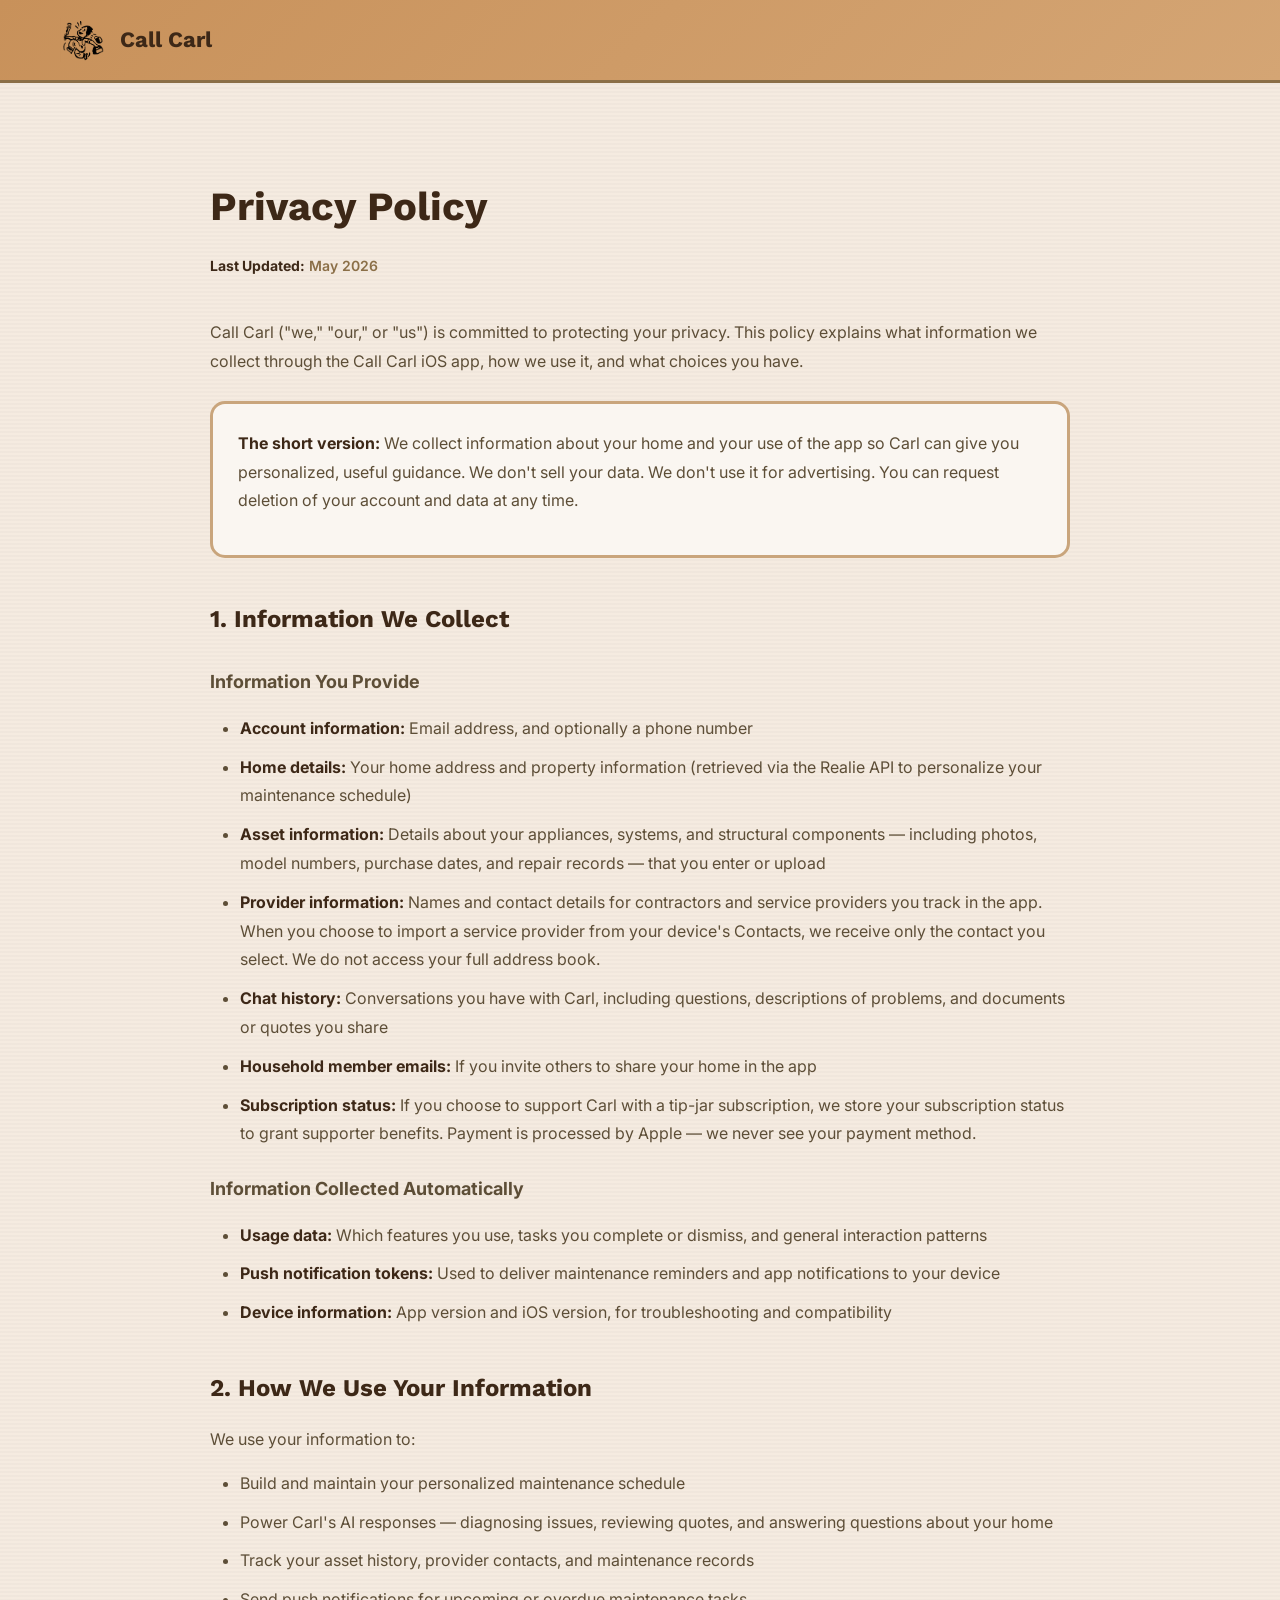
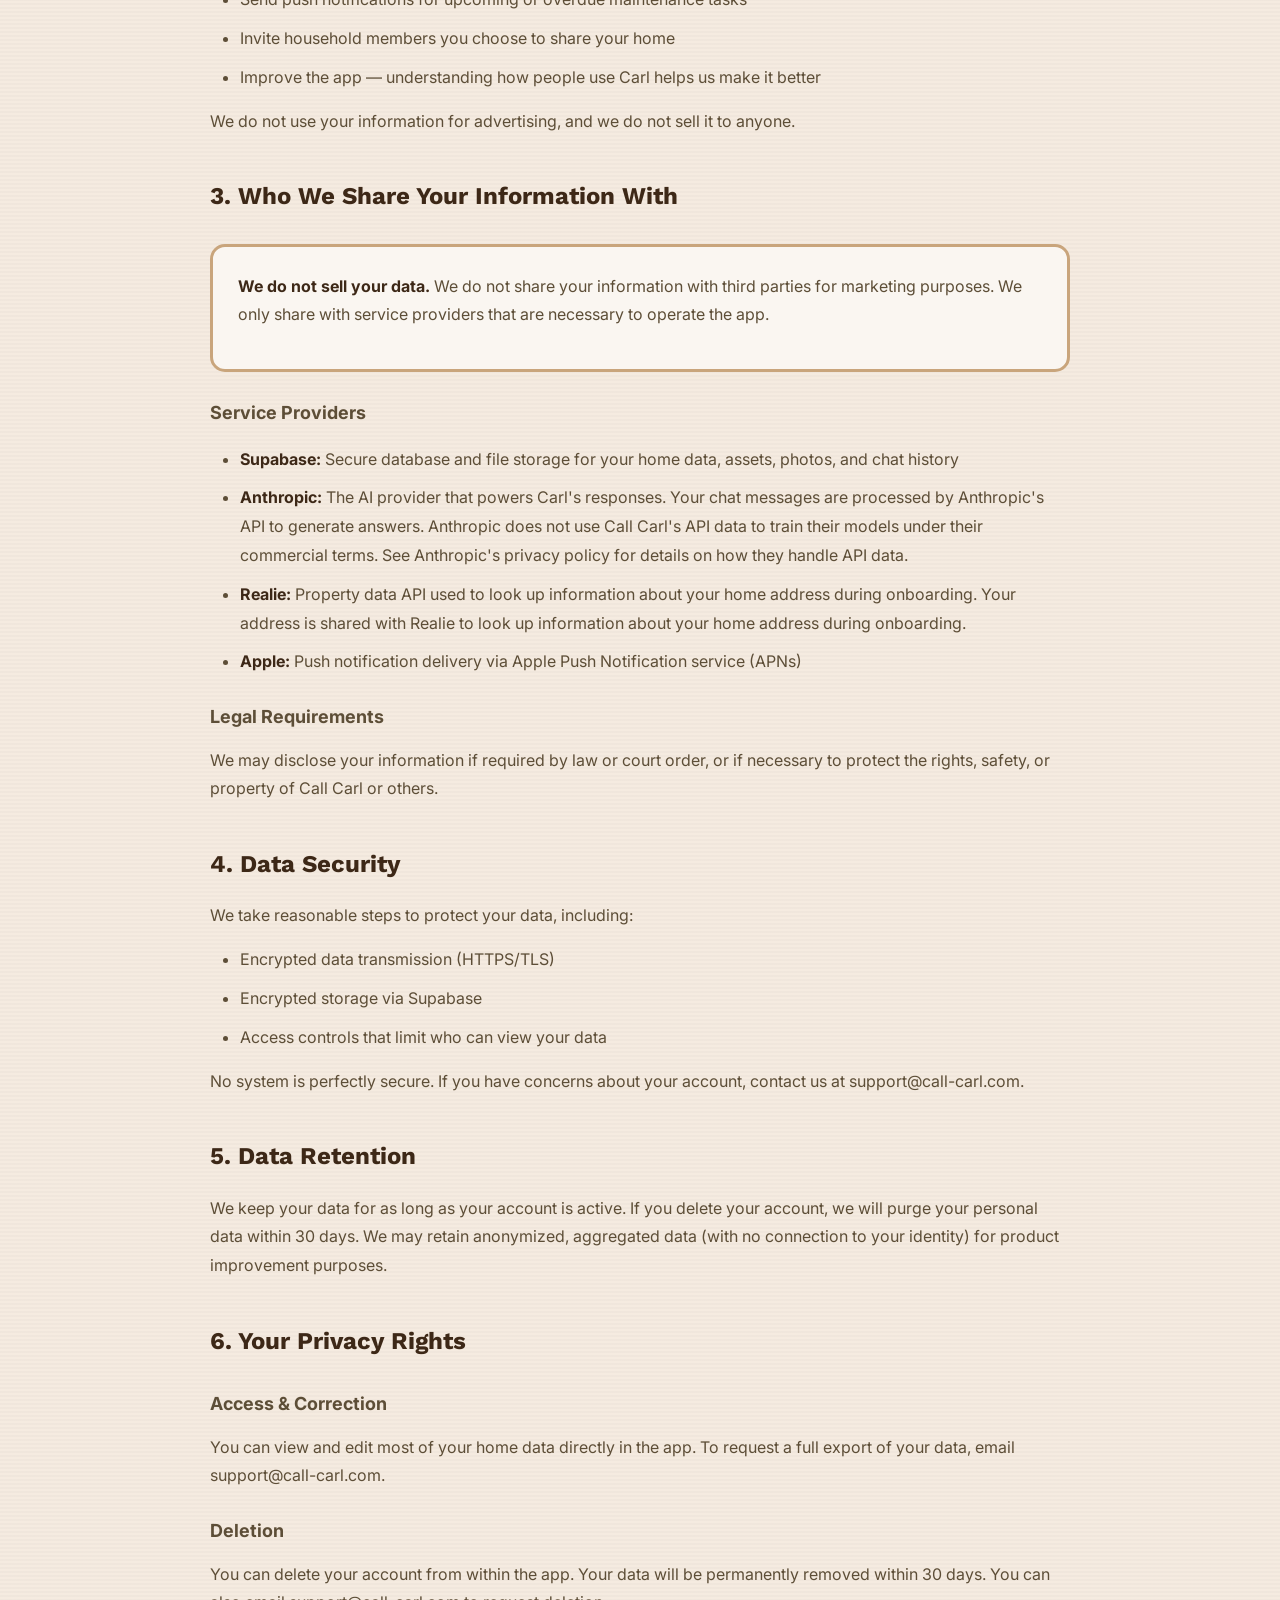
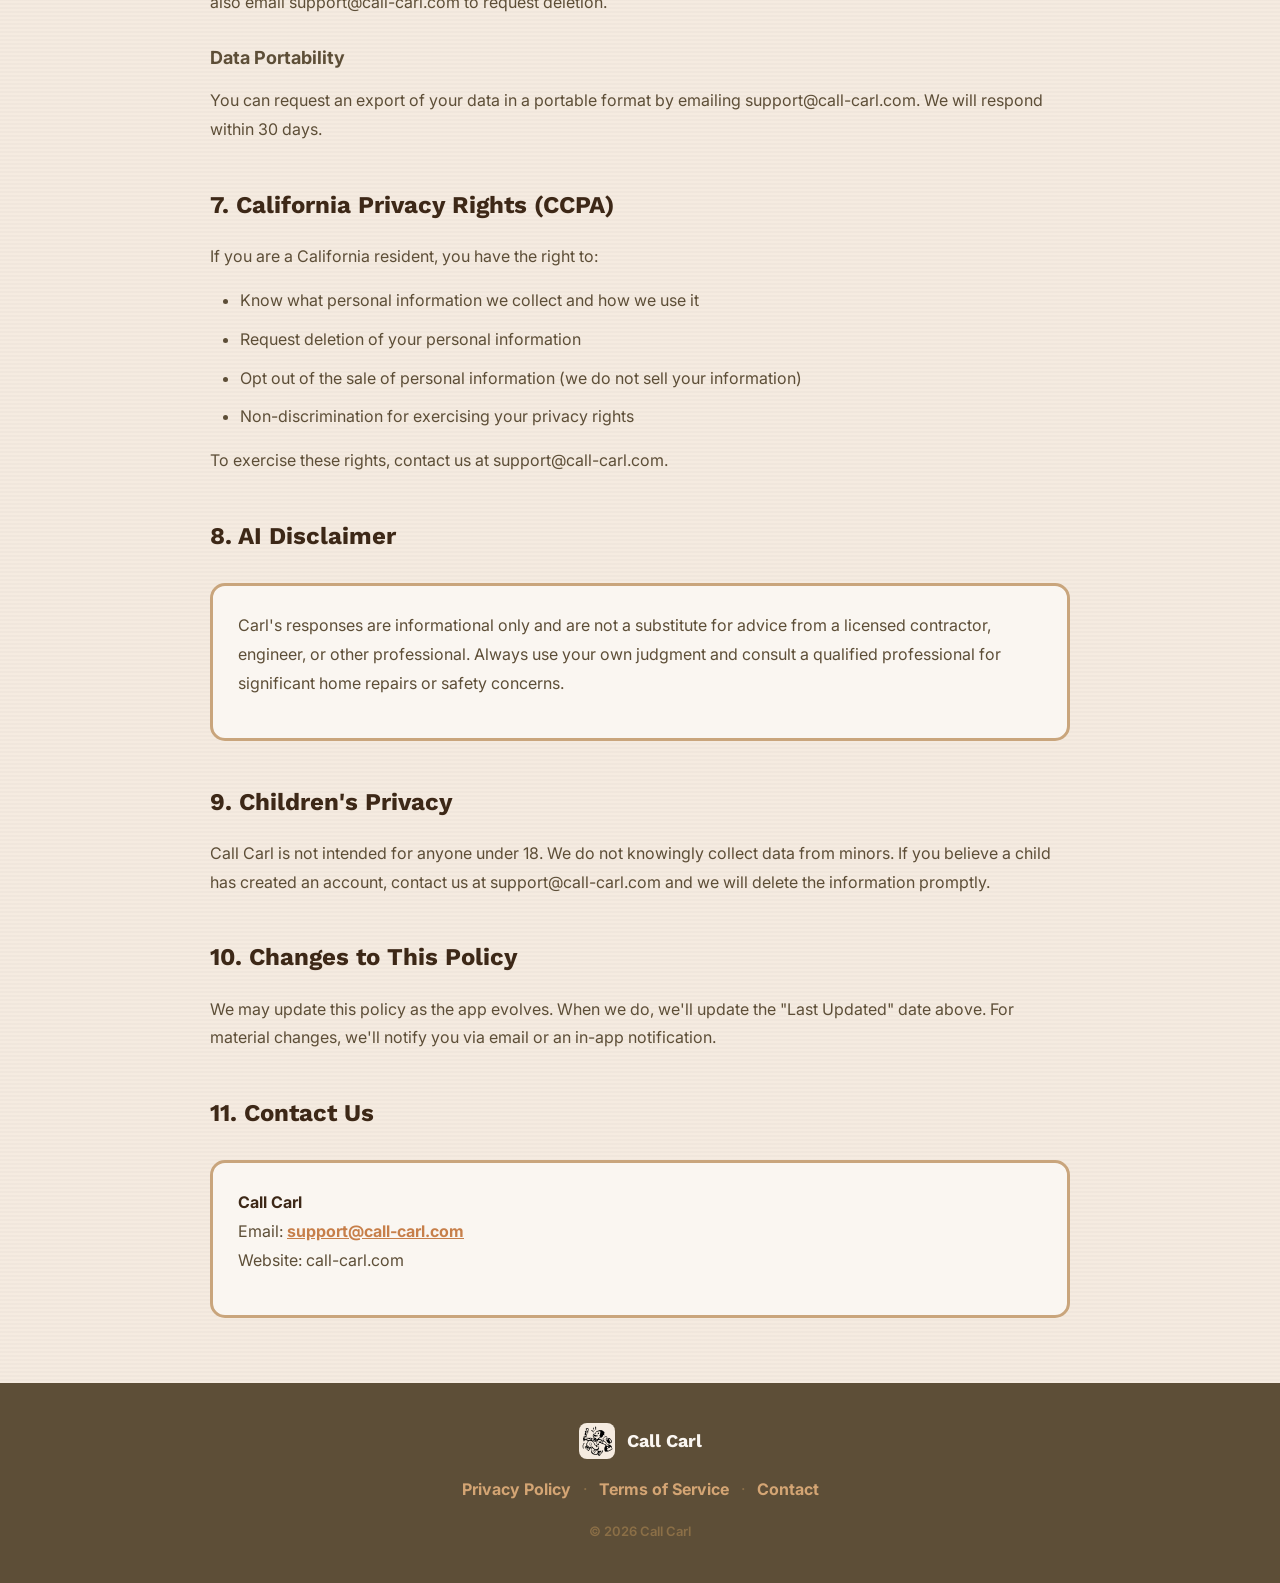
<file: privacy.html>
<!DOCTYPE html>
<html lang="en">
<head>
    <meta charset="UTF-8">
    <meta name="viewport" content="width=device-width, initial-scale=1.0">
    <title>Privacy Policy — Call Carl</title>

    <link rel="icon" type="image/png" href="media/carl_icon_cream_bg.png">

    <!-- Google Fonts -->
    <link rel="preconnect" href="https://fonts.googleapis.com">
    <link rel="preconnect" href="https://fonts.gstatic.com" crossorigin>
    <link href="https://fonts.googleapis.com/css2?family=Inter:wght@400;500;600;700;800;900&family=Work+Sans:wght@400;500;600;700;800;900&display=swap" rel="stylesheet">

    <!-- Styles -->
    <link rel="stylesheet" href="styles.css">
</head>
<body class="page-content">
    <header class="page-header">
        <div class="container">
            <a href="/" class="logo">
                <img src="media/call_carl_logo_medium.png" alt="Call Carl Logo">
                Call Carl
            </a>
        </div>
    </header>

    <div class="container narrow">
        <h1>Privacy Policy</h1>
        <p class="last-updated"><strong>Last Updated:</strong> May 2026</p>

        <p>Call Carl ("we," "our," or "us") is committed to protecting your privacy. This policy explains what information we collect through the Call Carl iOS app, how we use it, and what choices you have.</p>

        <div class="highlight-box">
            <p><strong>The short version:</strong> We collect information about your home and your use of the app so Carl can give you personalized, useful guidance. We don't sell your data. We don't use it for advertising. You can request deletion of your account and data at any time.</p>
        </div>

        <h2>1. Information We Collect</h2>

        <h3>Information You Provide</h3>
        <ul>
            <li><strong>Account information:</strong> Email address, and optionally a phone number</li>
            <li><strong>Home details:</strong> Your home address and property information (retrieved via the Realie API to personalize your maintenance schedule)</li>
            <li><strong>Asset information:</strong> Details about your appliances, systems, and structural components — including photos, model numbers, purchase dates, and repair records — that you enter or upload</li>
            <li><strong>Provider information:</strong> Names and contact details for contractors and service providers you track in the app. When you choose to import a service provider from your device's Contacts, we receive only the contact you select. We do not access your full address book.</li>
            <li><strong>Chat history:</strong> Conversations you have with Carl, including questions, descriptions of problems, and documents or quotes you share</li>
            <li><strong>Household member emails:</strong> If you invite others to share your home in the app</li>
            <li><strong>Subscription status:</strong> If you choose to support Carl with a tip-jar subscription, we store your subscription status to grant supporter benefits. Payment is processed by Apple — we never see your payment method.</li>
        </ul>

        <h3>Information Collected Automatically</h3>
        <ul>
            <li><strong>Usage data:</strong> Which features you use, tasks you complete or dismiss, and general interaction patterns</li>
            <li><strong>Push notification tokens:</strong> Used to deliver maintenance reminders and app notifications to your device</li>
            <li><strong>Device information:</strong> App version and iOS version, for troubleshooting and compatibility</li>
        </ul>

        <h2>2. How We Use Your Information</h2>

        <p>We use your information to:</p>
        <ul>
            <li>Build and maintain your personalized maintenance schedule</li>
            <li>Power Carl's AI responses — diagnosing issues, reviewing quotes, and answering questions about your home</li>
            <li>Track your asset history, provider contacts, and maintenance records</li>
            <li>Send push notifications for upcoming or overdue maintenance tasks</li>
            <li>Invite household members you choose to share your home</li>
            <li>Improve the app — understanding how people use Carl helps us make it better</li>
        </ul>

        <p>We do not use your information for advertising, and we do not sell it to anyone.</p>

        <h2>3. Who We Share Your Information With</h2>

        <div class="highlight-box">
            <p><strong>We do not sell your data.</strong> We do not share your information with third parties for marketing purposes. We only share with service providers that are necessary to operate the app.</p>
        </div>

        <h3>Service Providers</h3>
        <ul>
            <li><strong>Supabase:</strong> Secure database and file storage for your home data, assets, photos, and chat history</li>
            <li><strong>Anthropic:</strong> The AI provider that powers Carl's responses. Your chat messages are processed by Anthropic's API to generate answers. Anthropic does not use Call Carl's API data to train their models under their commercial terms. See Anthropic's privacy policy for details on how they handle API data.</li>
            <li><strong>Realie:</strong> Property data API used to look up information about your home address during onboarding. Your address is shared with Realie to look up information about your home address during onboarding.</li>
            <li><strong>Apple:</strong> Push notification delivery via Apple Push Notification service (APNs)</li>
        </ul>

        <h3>Legal Requirements</h3>
        <p>We may disclose your information if required by law or court order, or if necessary to protect the rights, safety, or property of Call Carl or others.</p>

        <h2>4. Data Security</h2>

        <p>We take reasonable steps to protect your data, including:</p>
        <ul>
            <li>Encrypted data transmission (HTTPS/TLS)</li>
            <li>Encrypted storage via Supabase</li>
            <li>Access controls that limit who can view your data</li>
        </ul>

        <p>No system is perfectly secure. If you have concerns about your account, contact us at support@call-carl.com.</p>

        <h2>5. Data Retention</h2>

        <p>We keep your data for as long as your account is active. If you delete your account, we will purge your personal data within 30 days. We may retain anonymized, aggregated data (with no connection to your identity) for product improvement purposes.</p>

        <h2>6. Your Privacy Rights</h2>

        <h3>Access & Correction</h3>
        <p>You can view and edit most of your home data directly in the app. To request a full export of your data, email support@call-carl.com.</p>

        <h3>Deletion</h3>
        <p>You can delete your account from within the app. Your data will be permanently removed within 30 days. You can also email support@call-carl.com to request deletion.</p>

        <h3>Data Portability</h3>
        <p>You can request an export of your data in a portable format by emailing support@call-carl.com. We will respond within 30 days.</p>

        <h2>7. California Privacy Rights (CCPA)</h2>

        <p>If you are a California resident, you have the right to:</p>
        <ul>
            <li>Know what personal information we collect and how we use it</li>
            <li>Request deletion of your personal information</li>
            <li>Opt out of the sale of personal information (we do not sell your information)</li>
            <li>Non-discrimination for exercising your privacy rights</li>
        </ul>
        <p>To exercise these rights, contact us at support@call-carl.com.</p>

        <h2>8. AI Disclaimer</h2>

        <div class="highlight-box">
            <p>Carl's responses are informational only and are not a substitute for advice from a licensed contractor, engineer, or other professional. Always use your own judgment and consult a qualified professional for significant home repairs or safety concerns.</p>
        </div>

        <h2>9. Children's Privacy</h2>

        <p>Call Carl is not intended for anyone under 18. We do not knowingly collect data from minors. If you believe a child has created an account, contact us at support@call-carl.com and we will delete the information promptly.</p>

        <h2>10. Changes to This Policy</h2>

        <p>We may update this policy as the app evolves. When we do, we'll update the "Last Updated" date above. For material changes, we'll notify you via email or an in-app notification.</p>

        <h2>11. Contact Us</h2>

        <div class="highlight-box">
            <p><strong>Call Carl</strong><br>
            Email: <a href="mailto:support@call-carl.com">support@call-carl.com</a><br>
            Website: call-carl.com</p>
        </div>
    </div>

    <footer>
        <div class="container footer-inner">
            <div class="footer-brand">
                <img src="media/carl_icon_cream_bg.png" alt="Call Carl" class="footer-logo">
                <span>Call Carl</span>
            </div>
            <div class="footer-links">
                <a href="/privacy.html">Privacy Policy</a>
                <span class="footer-sep">&middot;</span>
                <a href="/terms.html">Terms of Service</a>
                <span class="footer-sep">&middot;</span>
                <a href="mailto:support@call-carl.com">Contact</a>
            </div>
            <p class="footer-copy">&copy; 2026 Call Carl</p>
        </div>
    </footer>
</body>
</html>
</file>
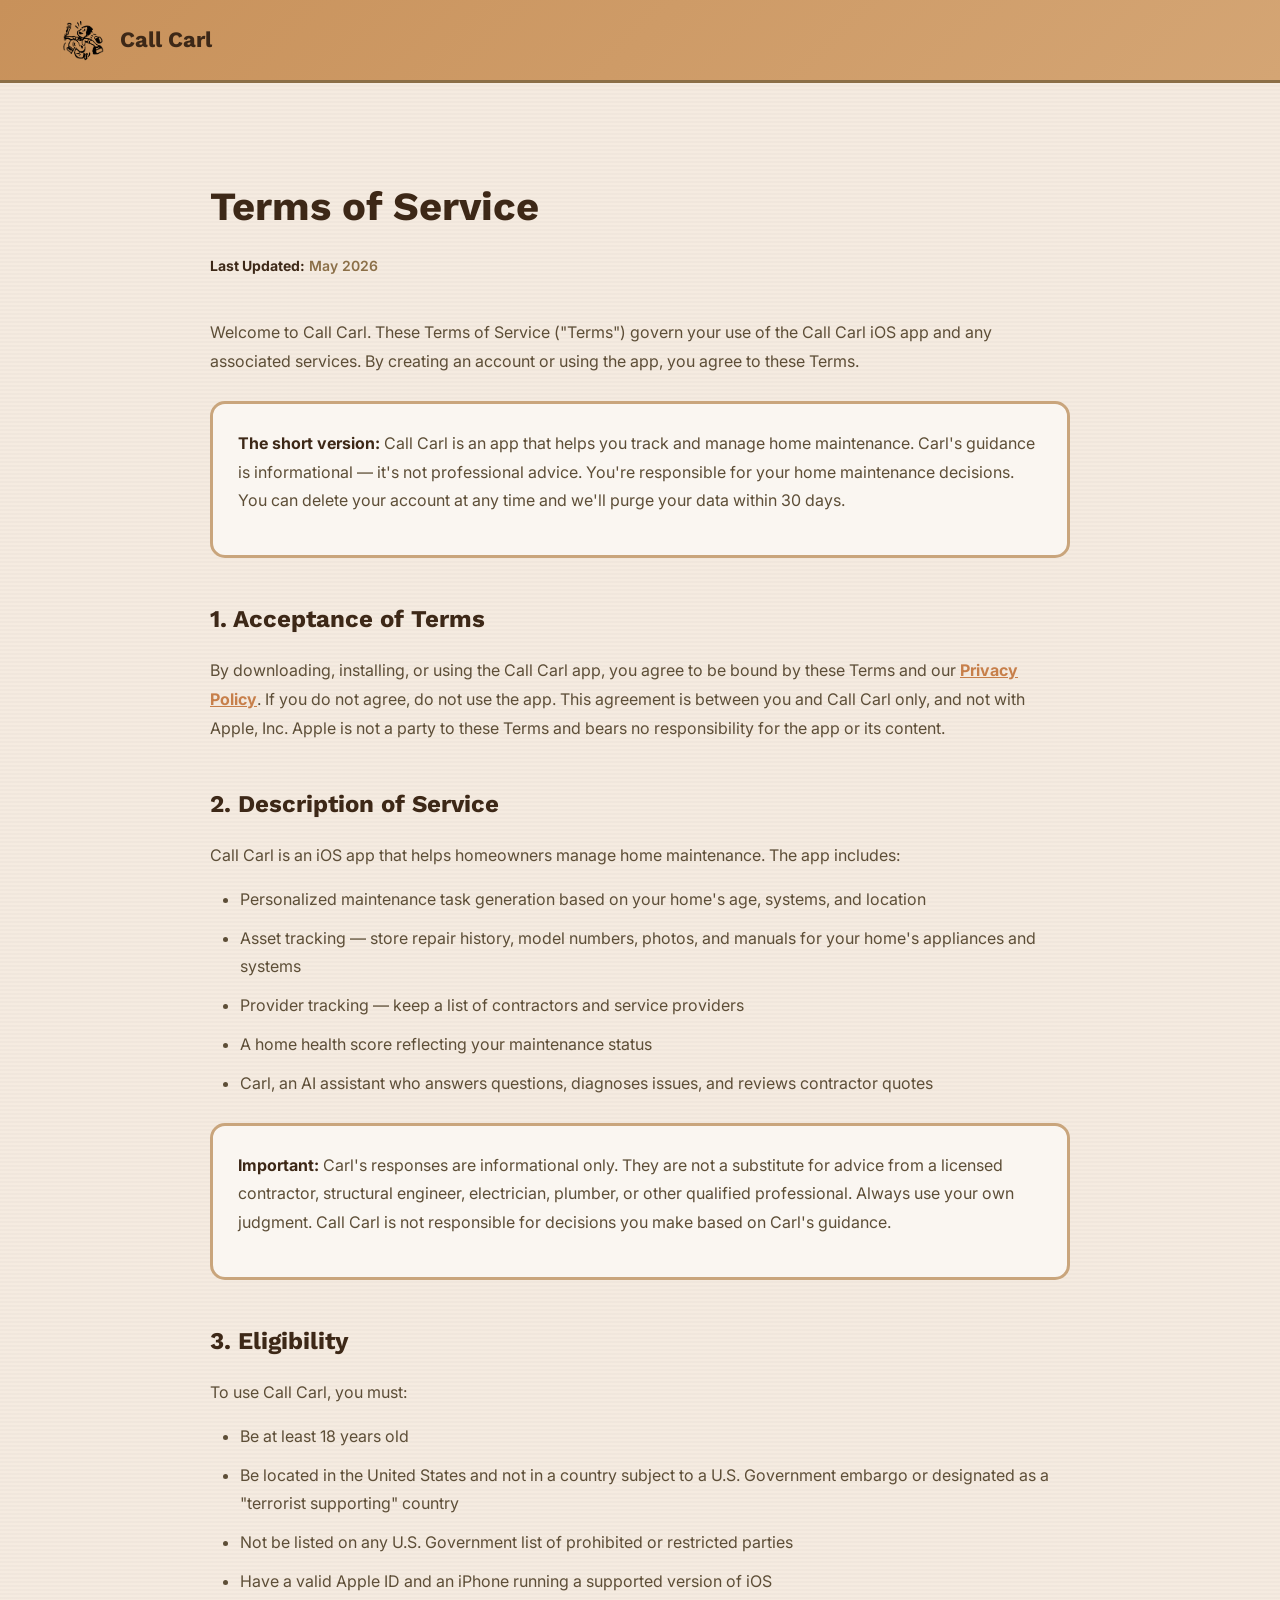
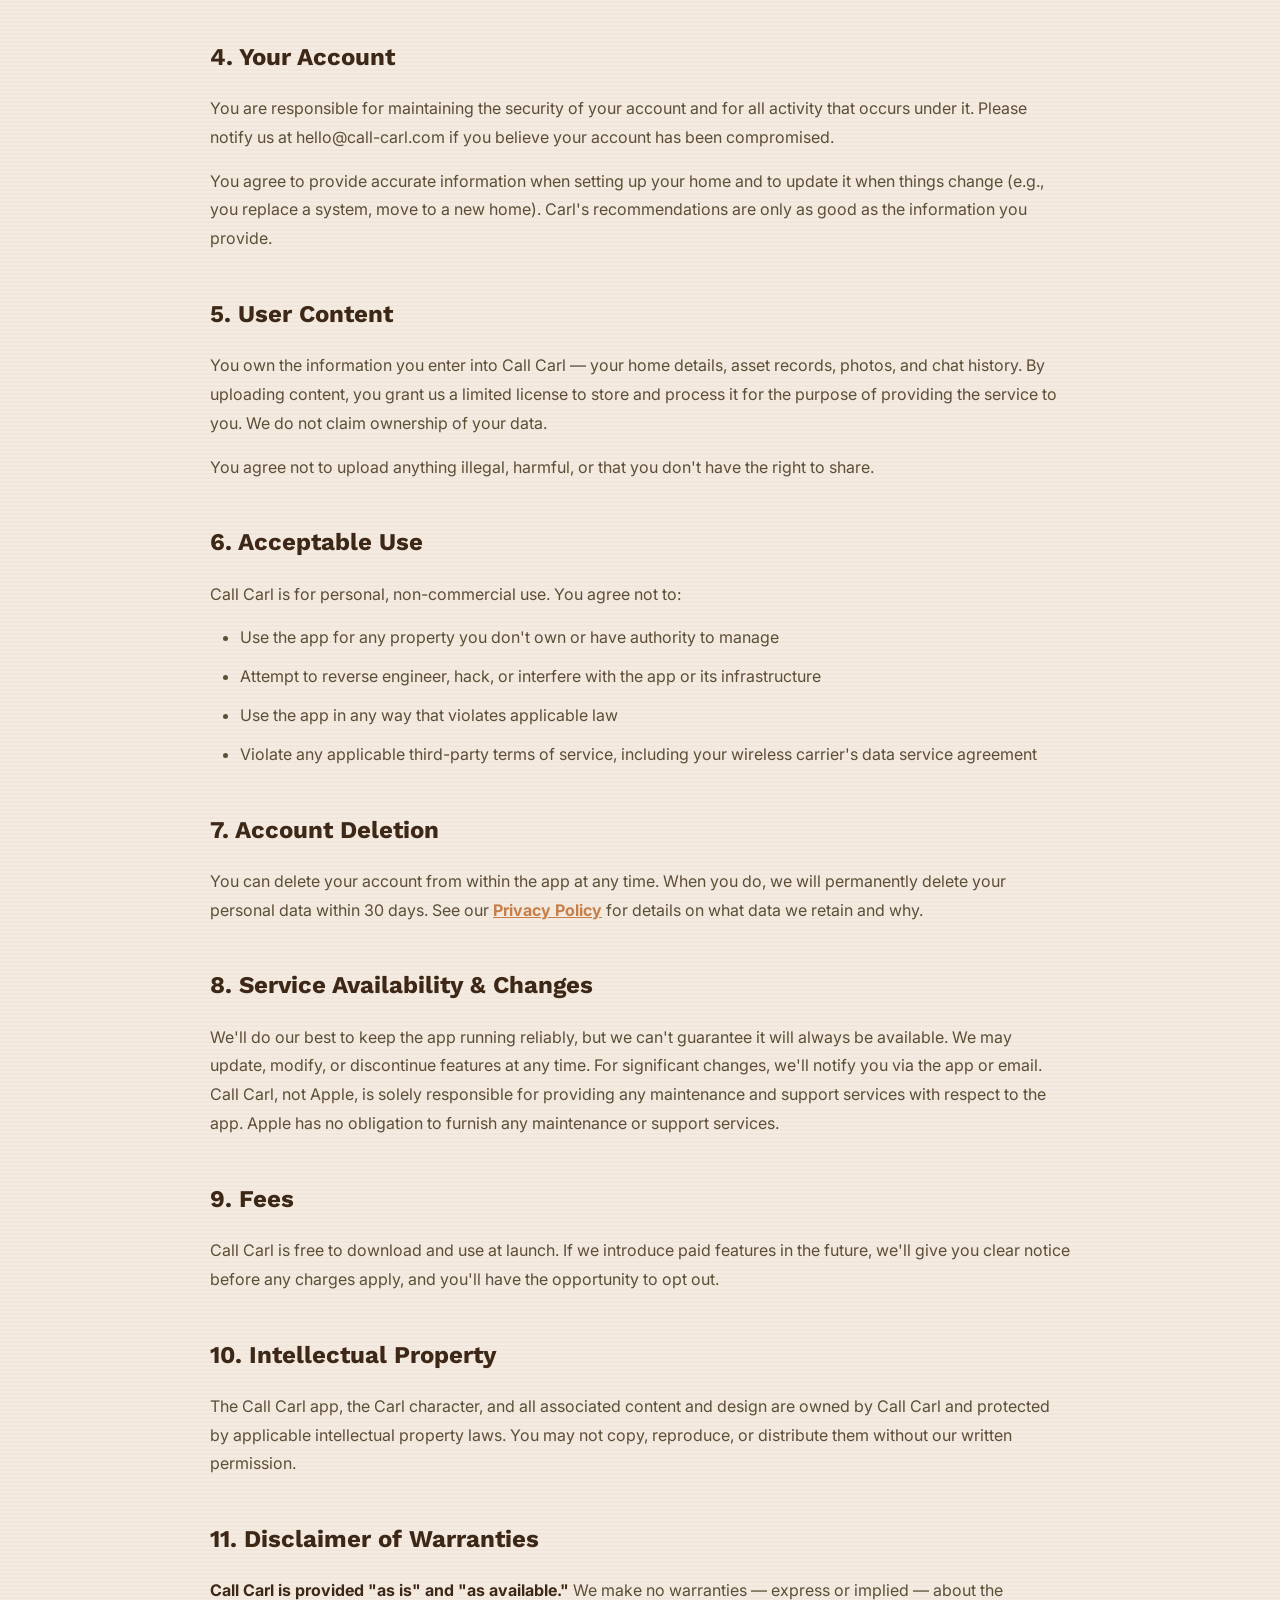
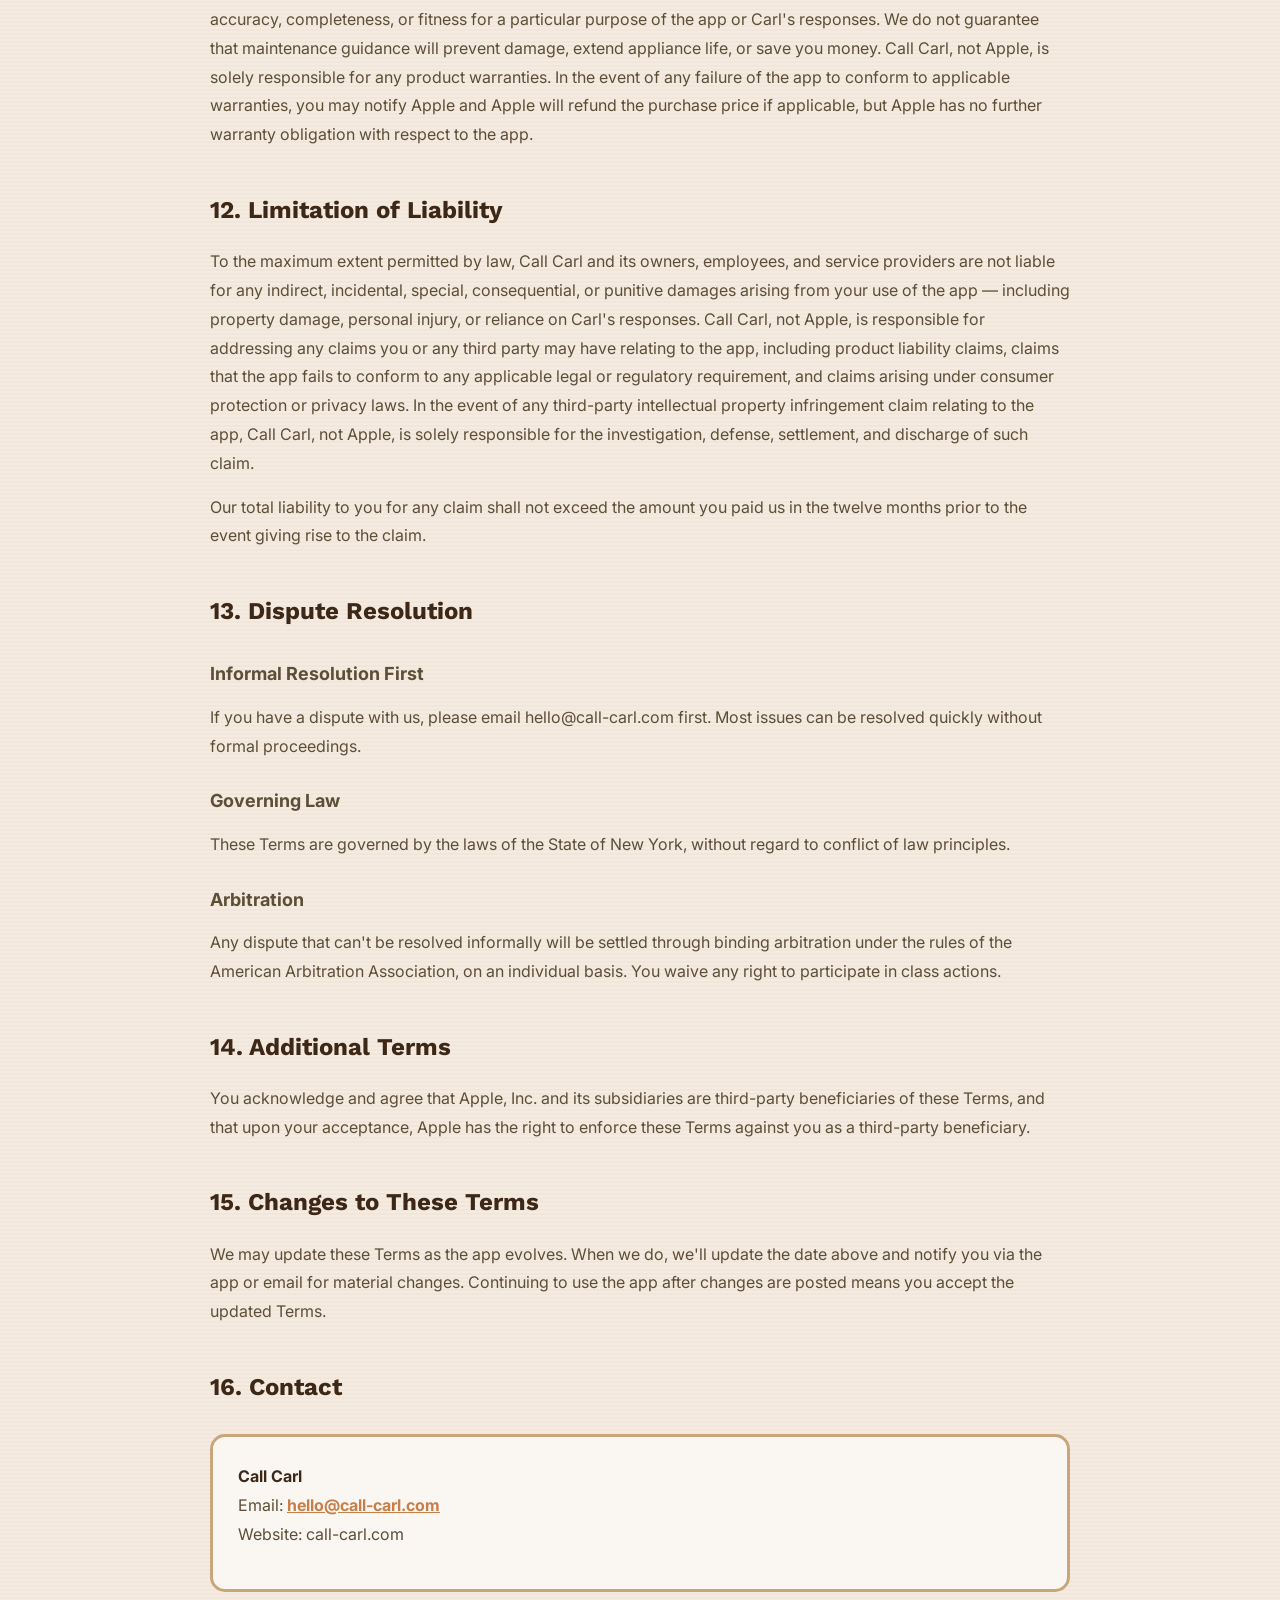
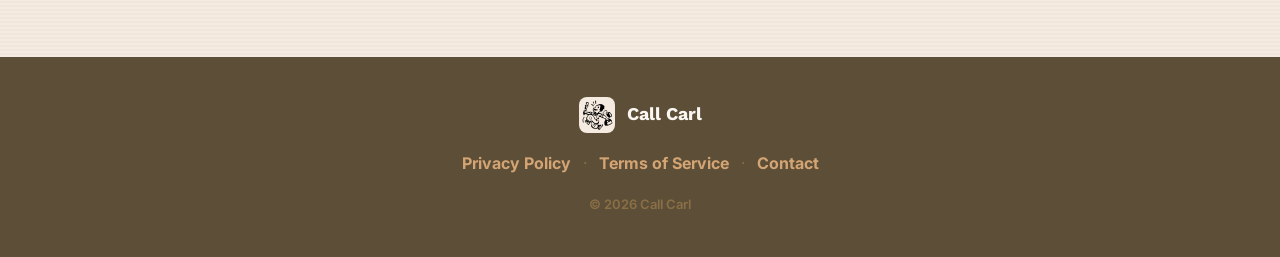
<file: terms.html>
<!DOCTYPE html>
<html lang="en">
<head>
    <meta charset="UTF-8">
    <meta name="viewport" content="width=device-width, initial-scale=1.0">
    <title>Terms of Service — Call Carl</title>

    <link rel="icon" type="image/png" href="media/carl_icon_cream_bg.png">

    <!-- Google Fonts -->
    <link rel="preconnect" href="https://fonts.googleapis.com">
    <link rel="preconnect" href="https://fonts.gstatic.com" crossorigin>
    <link href="https://fonts.googleapis.com/css2?family=Inter:wght@400;500;600;700;800;900&family=Work+Sans:wght@400;500;600;700;800;900&display=swap" rel="stylesheet">

    <!-- Styles -->
    <link rel="stylesheet" href="styles.css">
</head>
<body class="page-content">
    <header class="page-header">
        <div class="container">
            <a href="/" class="logo">
                <img src="media/call_carl_logo_medium.png" alt="Call Carl Logo">
                Call Carl
            </a>
        </div>
    </header>

    <div class="container narrow">
        <h1>Terms of Service</h1>
        <p class="last-updated"><strong>Last Updated:</strong> May 2026</p>

        <p>Welcome to Call Carl. These Terms of Service ("Terms") govern your use of the Call Carl iOS app and any associated services. By creating an account or using the app, you agree to these Terms.</p>

        <div class="highlight-box">
            <p><strong>The short version:</strong> Call Carl is an app that helps you track and manage home maintenance. Carl's guidance is informational — it's not professional advice. You're responsible for your home maintenance decisions. You can delete your account at any time and we'll purge your data within 30 days.</p>
        </div>

        <h2>1. Acceptance of Terms</h2>
        <p>By downloading, installing, or using the Call Carl app, you agree to be bound by these Terms and our <a href="/privacy.html">Privacy Policy</a>. If you do not agree, do not use the app. This agreement is between you and Call Carl only, and not with Apple, Inc. Apple is not a party to these Terms and bears no responsibility for the app or its content.</p>

        <h2>2. Description of Service</h2>
        <p>Call Carl is an iOS app that helps homeowners manage home maintenance. The app includes:</p>
        <ul>
            <li>Personalized maintenance task generation based on your home's age, systems, and location</li>
            <li>Asset tracking — store repair history, model numbers, photos, and manuals for your home's appliances and systems</li>
            <li>Provider tracking — keep a list of contractors and service providers</li>
            <li>A home health score reflecting your maintenance status</li>
            <li>Carl, an AI assistant who answers questions, diagnoses issues, and reviews contractor quotes</li>
        </ul>

        <div class="highlight-box">
            <p><strong>Important:</strong> Carl's responses are informational only. They are not a substitute for advice from a licensed contractor, structural engineer, electrician, plumber, or other qualified professional. Always use your own judgment. Call Carl is not responsible for decisions you make based on Carl's guidance.</p>
        </div>

        <h2>3. Eligibility</h2>
        <p>To use Call Carl, you must:</p>
        <ul>
            <li>Be at least 18 years old</li>
            <li>Be located in the United States and not in a country subject to a U.S. Government embargo or designated as a "terrorist supporting" country</li>
            <li>Not be listed on any U.S. Government list of prohibited or restricted parties</li>
            <li>Have a valid Apple ID and an iPhone running a supported version of iOS</li>
        </ul>

        <h2>4. Your Account</h2>
        <p>You are responsible for maintaining the security of your account and for all activity that occurs under it. Please notify us at hello@call-carl.com if you believe your account has been compromised.</p>
        <p>You agree to provide accurate information when setting up your home and to update it when things change (e.g., you replace a system, move to a new home). Carl's recommendations are only as good as the information you provide.</p>

        <h2>5. User Content</h2>
        <p>You own the information you enter into Call Carl — your home details, asset records, photos, and chat history. By uploading content, you grant us a limited license to store and process it for the purpose of providing the service to you. We do not claim ownership of your data.</p>
        <p>You agree not to upload anything illegal, harmful, or that you don't have the right to share.</p>

        <h2>6. Acceptable Use</h2>
        <p>Call Carl is for personal, non-commercial use. You agree not to:</p>
        <ul>
            <li>Use the app for any property you don't own or have authority to manage</li>
            <li>Attempt to reverse engineer, hack, or interfere with the app or its infrastructure</li>
            <li>Use the app in any way that violates applicable law</li>
            <li>Violate any applicable third-party terms of service, including your wireless carrier's data service agreement</li>
        </ul>

        <h2>7. Account Deletion</h2>
        <p>You can delete your account from within the app at any time. When you do, we will permanently delete your personal data within 30 days. See our <a href="/privacy.html">Privacy Policy</a> for details on what data we retain and why.</p>

        <h2>8. Service Availability & Changes</h2>
        <p>We'll do our best to keep the app running reliably, but we can't guarantee it will always be available. We may update, modify, or discontinue features at any time. For significant changes, we'll notify you via the app or email. Call Carl, not Apple, is solely responsible for providing any maintenance and support services with respect to the app. Apple has no obligation to furnish any maintenance or support services.</p>

        <h2>9. Fees</h2>
        <p>Call Carl is free to download and use at launch. If we introduce paid features in the future, we'll give you clear notice before any charges apply, and you'll have the opportunity to opt out.</p>

        <h2>10. Intellectual Property</h2>
        <p>The Call Carl app, the Carl character, and all associated content and design are owned by Call Carl and protected by applicable intellectual property laws. You may not copy, reproduce, or distribute them without our written permission.</p>

        <h2>11. Disclaimer of Warranties</h2>
        <p><strong>Call Carl is provided "as is" and "as available."</strong> We make no warranties — express or implied — about the accuracy, completeness, or fitness for a particular purpose of the app or Carl's responses. We do not guarantee that maintenance guidance will prevent damage, extend appliance life, or save you money. Call Carl, not Apple, is solely responsible for any product warranties. In the event of any failure of the app to conform to applicable warranties, you may notify Apple and Apple will refund the purchase price if applicable, but Apple has no further warranty obligation with respect to the app.</p>

        <h2>12. Limitation of Liability</h2>
        <p>To the maximum extent permitted by law, Call Carl and its owners, employees, and service providers are not liable for any indirect, incidental, special, consequential, or punitive damages arising from your use of the app — including property damage, personal injury, or reliance on Carl's responses. Call Carl, not Apple, is responsible for addressing any claims you or any third party may have relating to the app, including product liability claims, claims that the app fails to conform to any applicable legal or regulatory requirement, and claims arising under consumer protection or privacy laws. In the event of any third-party intellectual property infringement claim relating to the app, Call Carl, not Apple, is solely responsible for the investigation, defense, settlement, and discharge of such claim.</p>
        <p>Our total liability to you for any claim shall not exceed the amount you paid us in the twelve months prior to the event giving rise to the claim.</p>

        <h2>13. Dispute Resolution</h2>
        <h3>Informal Resolution First</h3>
        <p>If you have a dispute with us, please email hello@call-carl.com first. Most issues can be resolved quickly without formal proceedings.</p>
        <h3>Governing Law</h3>
        <p>These Terms are governed by the laws of the State of New York, without regard to conflict of law principles.</p>

        <h3>Arbitration</h3>
        <p>Any dispute that can't be resolved informally will be settled through binding arbitration under the rules of the American Arbitration Association, on an individual basis. You waive any right to participate in class actions.</p>

        <h2>14. Additional Terms</h2>
        <p> You acknowledge and agree that Apple, Inc. and its subsidiaries are third-party beneficiaries of these Terms, and that upon your acceptance, Apple has the right to enforce these Terms against you as a third-party beneficiary.</p>

        <h2>15. Changes to These Terms</h2>
        <p>We may update these Terms as the app evolves. When we do, we'll update the date above and notify you via the app or email for material changes. Continuing to use the app after changes are posted means you accept the updated Terms.</p>

        <h2>16. Contact</h2>
        <div class="highlight-box">
            <p><strong>Call Carl</strong><br>
            Email: <a href="mailto:hello@call-carl.com">hello@call-carl.com</a><br>
            Website: call-carl.com</p>
        </div>
    </div>

    <footer>
        <div class="container footer-inner">
            <div class="footer-brand">
                <img src="media/carl_icon_cream_bg.png" alt="Call Carl" class="footer-logo">
                <span>Call Carl</span>
            </div>
            <div class="footer-links">
                <a href="/privacy.html">Privacy Policy</a>
                <span class="footer-sep">&middot;</span>
                <a href="/terms.html">Terms of Service</a>
                <span class="footer-sep">&middot;</span>
                <a href="mailto:hello@call-carl.com">Contact</a>
            </div>
            <p class="footer-copy">&copy; 2026 Call Carl</p>
        </div>
    </footer>
</body>
</html>
</file>
<file: styles.css>
/* ============================================
   Global Reset & Base Styles
   ============================================ */
* {
    margin: 0;
    padding: 0;
    box-sizing: border-box;
}

body {
    font-family: 'Inter', -apple-system, BlinkMacSystemFont, 'Segoe UI', Roboto, sans-serif;
    line-height: 1.6;
    color: #3d2817;
    background: #f5ebe0;
    background-image:
        repeating-linear-gradient(0deg, transparent, transparent 2px, rgba(0,0,0,.02) 2px, rgba(0,0,0,.02) 4px);
}

/* For privacy and terms pages - slightly different line-height */
body.page-content {
    line-height: 1.8;
}

/* ============================================
   Container
   ============================================ */
.container {
    max-width: 1200px;
    margin: 0 auto;
    padding: 0 20px;
}

/* Narrower container for privacy/terms */
.container.narrow {
    max-width: 900px;
    padding: 40px 20px;
}

/* ============================================
   Header & Logo
   ============================================ */
header {
    padding: 20px 0;
    background: #e8d5c4;
    border-bottom: 3px solid #8b6f47;
}

header.with-margin {
    margin-bottom: 40px;
}

.logo {
    font-size: 22px;
    font-weight: 700;
    color: #3d2817;
    display: flex;
    align-items: center;
    gap: 16px;
    font-family: 'Work Sans', sans-serif;
    letter-spacing: 0;
}

.logo img {
    width: 80px;
    height: 80px;
}

/* Centered logo for privacy/terms */
.logo.centered {
    text-align: center;
    display: block;
    font-size: 24px;
}

.logo a {
    color: #3d2817;
    text-decoration: none;
}

/* Header for privacy/terms pages */
.page-header {
    background: linear-gradient(135deg, #c8915a 0%, #d4a574 100%);
    padding: 18px 0;
    margin-bottom: 48px;
}

.page-header .logo {
    text-decoration: none;
    color: #3d2817;
}

.page-header .logo img {
    width: 44px;
    height: 44px;
}



a.phone-link {
    display: inline-block;
    padding: 10px 20px;
    background: #c77f4a;
    color: #fff;
    text-decoration: none;
    border: 3px solid #3d2817;
    border-radius: 25px;
    font-weight: 700;
    font-size: 14px;
    text-transform: uppercase;
    letter-spacing: 2px;
    transition: all 0.2s;
    margin-left: auto;    
    font-family: 'Inter', sans-serif;
}

.phone-link:hover {
    background: #b36b3a;
    transform: translateY(-2px);
}

.phone-link:active {
    transform: translateY(0);
}
/* ============================================
   Typography
   ============================================ */
h1 {
    font-size: 40px;
    margin-bottom: 10px;
    color: #3d2817;
    font-family: 'Work Sans', 'Inter', sans-serif;
}

h2 {
    font-size: 24px;
    margin-top: 40px;
    margin-bottom: 15px;
    color: #3d2817;
    font-family: 'Work Sans', 'Inter', sans-serif;
}

h3 {
    font-size: 18px;
    margin-top: 25px;
    margin-bottom: 12px;
    color: #5d4e37;
    font-weight: 700;
}

p {
    margin-bottom: 15px;
    color: #5d4e37;
}

ul {
    margin: 15px 0 15px 30px;
}

li {
    margin-bottom: 10px;
    color: #5d4e37;
}

strong {
    color: #3d2817;
}

a {
    color: #c77f4a;
    font-weight: 700;
}

a:hover {
    text-decoration: underline;
}

.last-updated {
    color: #8b6f47;
    font-size: 14px;
    margin-bottom: 40px;
    font-weight: 600;
}

.highlight-box {
    background: #faf6f1;
    border: 3px solid #c9a57c;
    border-radius: 15px;
    padding: 25px;
    margin: 25px 0;
}

/* ============================================
   Index Page - Hero Section
   ============================================ */
.hero {
    padding: 80px 0;
    text-align: center;
    background: #d4a574;
    border-bottom: 4px solid #8b6f47;
    position: relative;
}

.hero::before {
    content: '';
    position: absolute;
    top: 0;
    left: 0;
    right: 0;
    bottom: 0;
    background-image: 
        repeating-linear-gradient(90deg, transparent, transparent 50px, rgba(0,0,0,.01) 50px, rgba(0,0,0,.01) 52px);
    pointer-events: none;
}

.hero h1 {
    font-size: 52px;
    font-weight: 900;
    margin-bottom: 20px;
    line-height: 1.2;
    color: #3d2817;
    letter-spacing: 3px;
    position: relative;
    font-family: 'Work Sans', 'Inter', sans-serif;
}

.hero p {
    font-size: 20px;
    margin-bottom: 40px;
    max-width: 600px;
    margin-left: auto;
    margin-right: auto;
    color: #3d2817;
    font-weight: 600;
    position: relative;
}

.cta-button {
    display: inline-block;
    padding: 18px 45px;
    background: #c77f4a;
    color: #fff;
    text-decoration: none;
    border: 3px solid #3d2817;
    border-radius: 25px;
    font-weight: 700;
    font-size: 18px;
    text-transform: uppercase;
    letter-spacing: 2px;
    transition: all 0.2s;
    position: relative;
    font-family: 'Inter', sans-serif;
}

.cta-button:hover {
    background: #b36b3a;
    transform: translateY(-2px);
}

.cta-button:active {
    transform: translateY(0);
}

/* ============================================
   Index Page - Problem Section
   ============================================ */
.problem {
    padding: 80px 0;
    background: #f5ebe0;
}

.problem h2 {
    font-size: 40px;
    text-align: center;
    margin-bottom: 50px;
    color: #3d2817;
    text-transform: uppercase;
    letter-spacing: 3px;
    font-weight: 900;
    font-family: 'Work Sans', 'Inter', sans-serif;
}

.problem-grid {
    display: grid;
    grid-template-columns: repeat(auto-fit, minmax(250px, 1fr));
    gap: 30px;
    margin-bottom: 40px;
}

.problem-item {
    background: #faf6f1;
    padding: 30px;
    border: 3px solid #c9a57c;
    border-radius: 20px;
    position: relative;
}

.problem-icon {
    width: 80px;
    height: 80px;
    margin: 0 auto 20px;
    display: block;
}

.problem-item h3 {
    color: #b85d3a;
    margin-bottom: 12px;
    font-size: 22px;
    letter-spacing: 1px;
    font-weight: 900;
    font-family: 'Work Sans', 'Inter', sans-serif;
}

.problem-item p {
    color: #5d4e37;
    font-size: 15px;
    line-height: 1.5;
}

/* ============================================
   Index Page - Solution Section
   ============================================ */
.solution {
    padding: 80px 0;
    background: #b8956a;
    border-top: 4px solid #8b6f47;
    border-bottom: 4px solid #8b6f47;
}

.solution h2 {
    font-size: 40px;
    text-align: center;
    margin-bottom: 20px;
    color: #3d2817;
    text-transform: uppercase;
    letter-spacing: 3px;
    font-weight: 900;
    font-family: 'Work Sans', 'Inter', sans-serif;
}

.solution-subtitle {
    text-align: center;
    font-size: 18px;
    color: #3d2817;
    margin-bottom: 50px;
    font-weight: 600;
}

.features {
    display: grid;
    grid-template-columns: repeat(auto-fit, minmax(300px, 1fr));
    gap: 40px;
}

.feature {
    text-align: center;
    background: #faf6f1;
    padding: 30px;
    border: 3px solid #8b6f47;
    border-radius: 20px;
}

.feature-icon {
    width: 90px;
    height: 90px;
    margin: 0 auto 20px;
    display: block;
}

.feature h3 {
    font-size: 20px;
    margin-bottom: 12px;
    color: #3d2817;
    text-transform: uppercase;
    letter-spacing: 1px;
    font-weight: 900;
    font-family: 'Work Sans', 'Inter', sans-serif;
}

.feature p {
    color: #5d4e37;
    font-size: 15px;
    line-height: 1.6;
}

/* ============================================
   Index Page - How It Works
   ============================================ */
.how-it-works {
    padding: 80px 0;
    background: #e8d5c4;
}

.how-it-works h2 {
    font-size: 40px;
    text-align: center;
    margin-bottom: 60px;
    color: #3d2817;
    text-transform: uppercase;
    letter-spacing: 3px;
    font-weight: 900;
    font-family: 'Work Sans', 'Inter', sans-serif;
}

.steps {
    display: grid;
    grid-template-columns: repeat(auto-fit, minmax(250px, 1fr));
    gap: 40px;
    max-width: 900px;
    margin: 0 auto;
}

.step {
    text-align: center;
    position: relative;
    background: #faf6f1;
    padding: 30px;
    border: 3px solid #c9a57c;
    border-radius: 20px;
}

.step-number {
    display: inline-block;
    width: 70px;
    height: 70px;
    background: #d4a574;
    color: #3d2817;
    border: 3px solid #8b6f47;
    border-radius: 50%;
    font-size: 32px;
    font-weight: 900;
    line-height: 64px;
    margin-bottom: 20px;
}

.step h3 {
    font-size: 20px;
    margin-bottom: 12px;
    color: #3d2817;
    text-transform: uppercase;
    letter-spacing: 1px;
    font-weight: 900;
    font-family: 'Work Sans', 'Inter', sans-serif;
}

.step p {
    color: #5d4e37;
    font-size: 15px;
    line-height: 1.6;
}

/* ============================================
   Index Page - Early Access
   ============================================ */
.early-access {
    padding: 80px 0;
    background: #a67c52;
    text-align: center;
    position: relative;
}

.early-access::before {
    content: '';
    position: absolute;
    top: 0;
    left: 0;
    right: 0;
    bottom: 0;
    background-image: 
        repeating-linear-gradient(45deg, transparent, transparent 20px, rgba(255,255,255,.03) 20px, rgba(255,255,255,.03) 40px);
    pointer-events: none;
}

.early-access h2 {
    font-size: 36px;
    margin-bottom: 20px;
    color: #faf6f1;
    font-weight: 700;
    position: relative;
    font-family: 'Work Sans', 'Inter', sans-serif;
}

.early-access p {
    font-size: 18px;
    margin-bottom: 40px;
    color: #faf6f1;
    font-weight: 600;
    position: relative;
}

.signup-form {
    max-width: 600px;
    margin: 0 auto;
    display: grid;
    grid-template-columns: 1fr 1fr;
    gap: 12px;
    position: relative;
}

.signup-form input {
    padding: 16px 20px;
    border: 3px solid #3d2817;
    border-radius: 15px;
    font-size: 16px;
    font-family: 'Inter', sans-serif;
    font-weight: 600;
    background: #faf6f1;
}

.signup-form input:focus {
    outline: none;
    border-color: #8b6f47;
    background: #fff;
}

.signup-form button {
    grid-column: 1 / -1;
    padding: 16px 40px;
    background: #d4a574;
    color: #3d2817;
    border: 3px solid #3d2817;
    border-radius: 15px;
    font-weight: 900;
    font-size: 16px;
    text-transform: uppercase;
    letter-spacing: 2px;
    cursor: pointer;
    font-family: 'Inter', sans-serif;
    transition: all 0.2s;
}

.signup-form button:hover {
    background: #c9956a;
    transform: translateY(-2px);
}

.signup-form button:active {
    transform: translateY(0);
}

#signup-message {
    margin-top: 20px;
    font-size: 16px;
    font-weight: 700;
    position: relative;
    color: #faf6f1;
}

.sms-consent {
    grid-column: 1 / -1;
    text-align: center;
    margin-top: 8px;
    margin-bottom: 8px;
}

.sms-consent p {
    font-size: 13px;
    color: #faf6f1;
    line-height: 1.6;
    font-weight: 500;
}

.sms-consent a {
    color: #faf6f1;
    text-decoration: underline;
    font-weight: 700;
}

.sms-consent a:hover {
    color: #fff;
}

/* Consent checkbox groups */
.consent-checkbox-group {
    grid-column: 1 / -1;
    text-align: left;
    margin-top: 12px;
    margin-bottom: 12px;
    display: flex;
    align-items: flex-start;
}

.checkbox-label {
    display: flex;
    align-items: flex-start;
    cursor: pointer;
    gap: 12px;
}

.checkbox-label input[type="checkbox"] {
    margin-top: 4px;
    width: 18px;
    height: 18px;
    flex-shrink: 0;
    cursor: pointer;
    border: 2px solid #3d2817;
    border-radius: 3px;
}

.checkbox-text {
    font-size: 13px;
    color: #faf6f1;
    line-height: 1.6;
    font-weight: 500;
    text-align: left;
}

.checkbox-text a {
    color: #faf6f1;
    text-decoration: underline;
    font-weight: 700;
}

.checkbox-text a:hover {
    color: #fff;
}

.checkbox-text strong {
    font-weight: 700;
}

/* ============================================
   Footer
   ============================================ */
footer {
    padding: 40px 0;
    text-align: center;
    background: #5d4e37;
    color: #d4c4b0;
}

footer.with-margin {
    padding: 40px 0 20px;
    margin-top: 60px;
    border-top: 3px solid #c9a57c;
    background: transparent;
    color: inherit;
}

footer p {
    font-size: 14px;
    font-weight: 600;
}

footer a {
    color: #d4a574;
    text-decoration: none;
    font-weight: 700;
}

footer.with-margin a {
    color: #c77f4a;
    margin: 0 15px;
}

footer a:hover {
    text-decoration: underline;
}

/* ============================================
   Responsive Styles
   ============================================ */
@media (max-width: 768px) {
    .hero h1 {
        font-size: 36px;
        letter-spacing: 2px;
    }

    .hero p {
        font-size: 16px;
    }

    .problem h2,
    .solution h2,
    .how-it-works h2,
    .early-access h2 {
        font-size: 28px;
        letter-spacing: 2px;
    }

    .signup-form {
        grid-template-columns: 1fr;
    }

    .signup-form button {
        grid-column: 1;
    }

    .cta-button {
        font-size: 16px;
        padding: 14px 30px;
    }

    .logo {
        font-size: 20px;
        gap: 12px;
    }

    .logo img {
        width: 50px;
        height: 50px;
    }

    .phone-link {
        font-size: 11px;
        padding: 8px 12px;
        letter-spacing: 1px;
        white-space: nowrap;
    }
}

@media (max-width: 480px) {
    .logo {
        font-size: 16px;
        gap: 8px;
    }

    .phone-link {
        font-size: 10px;
        padding: 6px 10px;
        letter-spacing: 0.5px;
    }
}

/* ============================================
   Hero — App Layout (two-column)
   ============================================ */
.hero-app {
    padding: 0 0 70px;
    background: linear-gradient(145deg, #b87040 0%, #d09060 30%, #d4a574 60%, #e2bc90 100%);
    border-bottom: none;
    position: relative;
    overflow: hidden;
}

.hero-nav {
    padding: 22px 0;
    display: flex;
    align-items: center;
    justify-content: space-between;
}

.nav-contact {
    font-size: 15px;
    font-weight: 600;
    color: #3d2817;
    text-decoration: none;
    font-family: 'Inter', sans-serif;
    padding: 8px 18px;
    border: 1.5px solid rgba(61, 40, 23, 0.35);
    border-radius: 8px;
    transition: background 0.15s;
}

.nav-contact:hover {
    background: rgba(61, 40, 23, 0.08);
    text-decoration: none;
}

/* Large decorative circle behind Carl */
.hero-app::after {
    content: '';
    position: absolute;
    right: -60px;
    top: 50%;
    transform: translateY(-50%);
    width: 520px;
    height: 520px;
    background: radial-gradient(circle, rgba(255,255,255,0.13) 0%, transparent 68%);
    pointer-events: none;
}

.hero-inner {
    display: flex;
    align-items: center;
    gap: 60px;
    position: relative;
    z-index: 1;
}

.hero-text {
    flex: 1;
    min-width: 0;
}

.hero-text h1 {
    font-size: 50px;
    font-weight: 900;
    line-height: 1.08;
    color: #3d2817;
    letter-spacing: -0.5px;
    margin-bottom: 22px;
    font-family: 'Work Sans', sans-serif;
}

.hero-text p {
    font-size: 19px;
    color: #4a3020;
    font-weight: 500;
    line-height: 1.65;
    margin-bottom: 40px;
    max-width: 500px;
}

.hero-ctas {
    display: flex;
    align-items: center;
    justify-content: center;
    gap: 20px;
    flex-wrap: wrap;
}

/* Standard Apple App Store badge */
.app-store-badge {
    display: inline-flex;
    align-items: center;
    gap: 11px;
    background: #000;
    color: #fff;
    text-decoration: none;
    border-radius: 10px;
    padding: 9px 18px;
    transition: opacity 0.2s;
    border: 1px solid rgba(255,255,255,0.15);
}

.app-store-badge:hover {
    opacity: 0.85;
    text-decoration: none;
    color: #fff;
}

.apple-logo {
    width: 26px;
    height: 26px;
    flex-shrink: 0;
}

.badge-text {
    display: flex;
    flex-direction: column;
    line-height: 1.1;
}

.badge-line-top {
    font-size: 11px;
    font-weight: 400;
    letter-spacing: 0.2px;
    font-family: -apple-system, 'Inter', sans-serif;
}

.badge-line-bottom {
    font-size: 21px;
    font-weight: 600;
    letter-spacing: -0.3px;
    font-family: -apple-system, 'Inter', sans-serif;
}

.cta-link {
    color: #3d2817;
    font-weight: 700;
    font-size: 16px;
    text-decoration: none;
    font-family: 'Inter', sans-serif;
}

.cta-link:hover {
    text-decoration: underline;
}

.hero-image {
    flex-shrink: 0;
    width: 490px;
    height: 480px;
    position: relative;
    overflow: visible;
}

.hero-phone-front,
.hero-phone-back {
    position: absolute;
    width: 295px;
}

.hero-phone-front {
    bottom: 0;
    left: 0;
    z-index: 2;
}

.hero-phone-back {
    top: 0;
    right: 0;
    z-index: 1;
    opacity: 0.85;
}

/* ============================================
   Screenshot Spotlights
   ============================================ */
.spotlight-rows {
    display: flex;
    flex-direction: column;
    gap: 80px;
    padding: 20px 0;
}

.spotlight-row {
    display: flex;
    align-items: center;
    gap: 64px;
}

.spotlight-row-reverse {
    flex-direction: row-reverse;
}

.spotlight-phone {
    flex-shrink: 0;
    width: 220px;
}

.spotlight-text {
    flex: 1;
}

.spotlight-text h3 {
    font-size: 28px;
    font-weight: 700;
    color: #3d2817;
    font-family: 'Work Sans', sans-serif;
    margin: 0 0 16px;
    line-height: 1.2;
}

.spotlight-text p {
    font-size: 17px;
    color: #5d4e37;
    line-height: 1.7;
    margin: 0;
}

@media (max-width: 768px) {
    .spotlight-row,
    .spotlight-row-reverse {
        flex-direction: column;
        gap: 32px;
    }

    .spotlight-phone {
        width: 200px;
        margin: 0 auto;
    }

    .spotlight-text {
        text-align: center;
    }

    .spotlight-text h3 {
        font-size: 22px;
    }
}

/* ============================================
   Features Section
   ============================================ */
.features-section {
    padding: 48px 0 80px;
    background: #f5ebe0;
}

.features-section h2 {
    font-size: 36px;
    font-weight: 700;
    color: #3d2817;
    text-align: center;
    margin-bottom: 50px;
    font-family: 'Work Sans', sans-serif;
}

.features-grid {
    display: flex;
    flex-wrap: wrap;
    justify-content: center;
    gap: 28px;
}

.feature-card {
    background: #fff;
    border: 1.5px solid #e0d0bc;
    border-left: 4px solid #c8692e;
    border-radius: 14px;
    padding: 28px 26px;
    flex: 0 0 calc(33.333% - 19px);
    box-shadow: 0 2px 12px rgba(61, 40, 23, 0.06);
    transition: box-shadow 0.2s, transform 0.2s;
}

.feature-card:hover {
    box-shadow: 0 6px 24px rgba(61, 40, 23, 0.11);
    transform: translateY(-2px);
}

.feature-card-icon {
    font-size: 40px;
    margin-bottom: 18px;
    display: block;
    line-height: 1;
}

.feature-card h3 {
    font-size: 19px;
    font-weight: 700;
    color: #3d2817;
    font-family: 'Work Sans', sans-serif;
    margin-bottom: 10px;
    margin-top: 0;
    line-height: 1.25;
}

.feature-card p {
    font-size: 15px;
    color: #6b5540;
    line-height: 1.65;
    margin: 0;
}

/* ============================================
   Carl's Voice Section
   ============================================ */
.carls-voice {
    padding: 80px 0;
    background: #e8d5c4;
}

.carls-voice h2 {
    font-size: 36px;
    font-weight: 700;
    color: #3d2817;
    text-align: center;
    margin-bottom: 12px;
    font-family: 'Work Sans', sans-serif;
}

.section-subtitle {
    text-align: center;
    font-size: 18px;
    color: #5d4e37;
    font-weight: 600;
    margin-bottom: 50px;
}

.chat-grid {
    display: flex;
    flex-direction: column;
    gap: 20px;
    max-width: 720px;
    margin: 0 auto;
}

.chat-bubble {
    display: flex;
    align-items: flex-start;
    gap: 16px;
}

.chat-avatar {
    width: 48px;
    height: 48px;
    border-radius: 50%;
    border: 3px solid #8b6f47;
    flex-shrink: 0;
    background: #faf6f1;
    object-fit: cover;
}

.chat-message {
    background: #faf6f1;
    border: 1.5px solid #d4c4b0;
    border-radius: 0 16px 16px 16px;
    padding: 16px 20px;
    flex: 1;
}

.chat-message p {
    font-size: 16px;
    color: #3d2817;
    line-height: 1.6;
    margin: 0;
    font-weight: 500;
}

/* ============================================
   Screenshots Section — Multi-card carousel
   ============================================ */
.screenshots-section {
    padding: 80px 0 100px;
    background: #c9a07a;
}

.mc-header {
    display: flex;
    align-items: center;
    justify-content: flex-end;
    margin-bottom: 20px;
}

.mc-header h2 {
    font-size: 36px;
    font-weight: 700;
    color: #faf6f1;
    font-family: 'Work Sans', sans-serif;
    margin: 0;
}

.mc-arrows {
    display: flex;
    gap: 10px;
    flex-shrink: 0;
}

.mc-arrow {
    width: 44px;
    height: 44px;
    border-radius: 50%;
    border: 1.5px solid rgba(250,246,241,0.5);
    background: rgba(250,246,241,0.12);
    color: #faf6f1;
    cursor: pointer;
    display: flex;
    align-items: center;
    justify-content: center;
    transition: border-color 0.15s, background 0.15s;
}

.mc-arrow:hover {
    border-color: rgba(250,246,241,0.9);
    background: rgba(250,246,241,0.22);
}

.mc-viewport {
    overflow: hidden;
}

.mc-track {
    display: flex;
    gap: 20px;
    transition: transform 0.38s cubic-bezier(0.4, 0, 0.2, 1);
}

.mc-card {
    flex: 0 0 calc(33.333% - 14px);
    background: #fff;
    border-radius: 20px;
    overflow: hidden;
    border: 1.5px solid #e8d8c8;
    box-shadow: 0 2px 16px rgba(61,40,23,0.07);
}

.mc-screenshot {
    width: 100%;
    aspect-ratio: 9 / 10;
    overflow: hidden;
    background: #1a1a1a;
    position: relative;
}

.mc-screenshot::after {
    content: '';
    position: absolute;
    bottom: 0; left: 0; right: 0;
    height: 55%;
    background: linear-gradient(to bottom, transparent, #fff);
    pointer-events: none;
}

.mc-screenshot img {
    width: 100%;
    height: 100%;
    object-fit: cover;
    object-position: 50% top;
    display: block;
}

.mc-body {
    padding: 22px 22px 26px;
    border-top: 1.5px solid #ede0d4;
}

.mc-tag {
    display: inline-block;
    background: #fff3ec;
    border: 1.5px solid #c8692e;
    color: #c8692e;
    font-size: 12px;
    font-weight: 600;
    border-radius: 6px;
    padding: 3px 10px;
    font-family: 'Inter', sans-serif;
    margin-bottom: 12px;
}

.mc-card h3 {
    font-size: 18px;
    font-weight: 700;
    color: #3d2817;
    font-family: 'Work Sans', sans-serif;
    margin: 0 0 10px;
    line-height: 1.25;
}

.mc-card p {
    font-size: 14px;
    color: #6b5540;
    line-height: 1.65;
    margin: 0;
}

@media (max-width: 900px) {
    .mc-card {
        flex: 0 0 calc(50% - 10px);
    }
}

@media (max-width: 600px) {
    .mc-viewport {
        margin: 0 -44px;
    }
    .mc-track {
        padding: 0 44px;
    }
    .mc-card {
        flex: 0 0 calc(100vw - 112px);
    }
    .mc-header h2 {
        font-size: 26px;
    }
}

.screenshots-grid {
    display: flex;
    justify-content: center;
    gap: 32px;
    overflow-x: auto;
    padding-bottom: 10px;
}

.iphone-frame {
    flex-shrink: 0;
    width: 210px;
    background: #111;
    border: 4px solid #111;
    border-radius: 30px;
    overflow: hidden;
    box-shadow: 0 0 0 1px #444;
    position: relative;
}

.iphone-screen {
    aspect-ratio: 9 / 19.5;
    overflow: hidden;
    position: relative;
    background: #000;
    border-radius: 24px;
}

.iphone-screen img {
    width: 100%;
    height: 100%;
    object-fit: cover;
    display: block;
}

/* Dynamic Island 
.iphone-screen::before {
    content: '';
    position: absolute;
    top: 10px;
    left: 50%;
    transform: translateX(-50%);
    width: 72px;
    height: 20px;
    background: #111;
    border-radius: 12px;
    z-index: 10;
}*/

.screenshots-note {
    text-align: center;
    font-size: 14px;
    color: #8b6f47;
    font-weight: 600;
    margin-top: 30px;
    margin-bottom: 0;
}

/* ============================================
   Waitlist form — simplified (email only)
   ============================================ */
.signup-form-simple {
    display: flex;
    flex-direction: column;
    align-items: center;
    gap: 12px;
    max-width: 480px;
    margin: 0 auto;
}

.signup-form-simple input[type="email"] {
    width: 100%;
    padding: 16px 20px;
    border: 3px solid #3d2817;
    border-radius: 15px;
    font-size: 16px;
    font-family: 'Inter', sans-serif;
    font-weight: 600;
    background: #faf6f1;
}

.signup-form-simple input[type="email"]:focus {
    outline: none;
    border-color: #8b6f47;
    background: #fff;
}

.signup-form-simple .consent-checkbox-group {
    width: 100%;
    margin: 0;
}

.signup-form-simple button {
    width: 100%;
    padding: 16px 40px;
    background: #c8692e;
    color: #fff;
    border: none;
    border-radius: 12px;
    font-weight: 600;
    font-size: 17px;
    cursor: pointer;
    font-family: 'Inter', sans-serif;
    transition: all 0.2s;
}

.signup-form-simple button:hover {
    background: #b05a24;
    transform: translateY(-1px);
}

/* ============================================
   Footer — app layout
   ============================================ */
.footer-inner {
    display: flex;
    flex-direction: column;
    align-items: center;
    gap: 16px;
}

.footer-brand {
    display: flex;
    align-items: center;
    gap: 12px;
    font-size: 18px;
    font-weight: 700;
    color: #faf6f1;
    font-family: 'Work Sans', sans-serif;
}

.footer-logo {
    width: 36px;
    height: 36px;
    border-radius: 22%;
}

.footer-links {
    display: flex;
    align-items: center;
    gap: 12px;
}

.footer-sep {
    color: #8b6f47;
}

.footer-copy {
    font-size: 13px;
    color: #8b6f47;
    margin: 0;
}

/* ============================================
   Responsive — new sections
   ============================================ */
@media (max-width: 900px) {
    .feature-card {
        flex: 0 0 calc(50% - 14px);
    }
}

@media (max-width: 768px) {
    .container {
        padding: 0 44px;
    }

    .hero-inner {
        flex-direction: column-reverse;
        gap: 48px;
        text-align: center;
    }

    .hero-image {
        width: 340px;
        height: 400px;
        margin-top: 28px;
    }

    .hero-phone-front,
    .hero-phone-back {
        width: 215px;
    }

    .hero-text h1 {
        font-size: 36px;
    }

    .hero-text p {
        font-size: 17px;
        max-width: 100%;
    }

    .hero-ctas {
        justify-content: center;
    }

    .features-section h2,
    .carls-voice h2,
    .screenshots-section h2 {
        font-size: 28px;
    }

    .feature-card {
        flex: 0 0 100%;
    }

    .screenshots-grid {
        justify-content: flex-start;
        padding-left: 20px;
        padding-right: 20px;
    }

    .iphone-frame {
        width: 200px;
    }

    .carousel-slide.active {
        flex-direction: column;
        align-items: center;
        gap: 32px;
    }

    .carousel-phone {
        width: 200px;
    }

    .carousel-text {
        text-align: center;
    }

    .carousel-text h3 {
        font-size: 24px;
    }
}

/* ============================================
   Admin Panel Styles
   ============================================ */
.admin-login {
    min-height: calc(100vh - 200px);
    display: flex;
    align-items: center;
    justify-content: center;
    padding: 80px 0;
    background: #f5ebe0;
}

.login-box {
    background: #faf6f1;
    border: 3px solid #8b6f47;
    border-radius: 20px;
    padding: 40px;
    max-width: 400px;
    width: 100%;
    text-align: center;
}

.login-box h1 {
    margin-bottom: 30px;
    color: #3d2817;
    font-family: 'Work Sans', 'Inter', sans-serif;
    font-size: 32px;
}

.login-box input {
    width: 100%;
    padding: 16px 20px;
    border: 3px solid #3d2817;
    border-radius: 15px;
    font-size: 16px;
    font-family: 'Inter', sans-serif;
    font-weight: 600;
    background: #fff;
    margin-bottom: 20px;
    box-sizing: border-box;
}

.login-box input:focus {
    outline: none;
    border-color: #8b6f47;
}

.login-box button {
    width: 100%;
    padding: 16px 40px;
    background: #d4a574;
    color: #3d2817;
    border: 3px solid #3d2817;
    border-radius: 15px;
    font-weight: 700;
    font-size: 16px;
    text-transform: uppercase;
    letter-spacing: 2px;
    cursor: pointer;
    font-family: 'Inter', sans-serif;
    transition: all 0.2s;
}

.login-box button:hover {
    background: #c9956a;
    transform: translateY(-2px);
}

#login-message {
    margin-top: 20px;
    font-size: 14px;
    font-weight: 600;
    font-family: 'Inter', sans-serif;
}

.admin-dashboard {
    padding: 40px 0;
    background: #f5ebe0;
    min-height: calc(100vh - 200px);
}

.admin-header {
    display: flex;
    justify-content: space-between;
    align-items: center;
    margin-bottom: 40px;
    flex-wrap: wrap;
    gap: 20px;
}

.admin-header h1 {
    margin: 0;
    color: #3d2817;
    font-family: 'Work Sans', 'Inter', sans-serif;
    font-size: 36px;
}

.logout-button {
    padding: 12px 24px;
    background: #c77f4a;
    color: #fff;
    border: 3px solid #3d2817;
    border-radius: 15px;
    font-weight: 700;
    font-size: 14px;
    text-transform: uppercase;
    letter-spacing: 1px;
    cursor: pointer;
    font-family: 'Inter', sans-serif;
    transition: all 0.2s;
}

.logout-button:hover {
    background: #b36b3a;
    transform: translateY(-2px);
}

.admin-stats {
    display: grid;
    grid-template-columns: repeat(auto-fit, minmax(200px, 1fr));
    gap: 20px;
    margin-bottom: 40px;
}

.stat-card {
    background: #faf6f1;
    border: 3px solid #c9a57c;
    border-radius: 20px;
    padding: 30px;
    text-align: center;
}

.stat-number {
    font-size: 48px;
    font-weight: 900;
    color: #3d2817;
    font-family: 'Work Sans', 'Inter', sans-serif;
    margin-bottom: 10px;
}

.stat-label {
    font-size: 16px;
    color: #5d4e37;
    font-weight: 600;
    font-family: 'Inter', sans-serif;
    text-transform: uppercase;
    letter-spacing: 1px;
}

.admin-controls {
    display: flex;
    gap: 12px;
    margin-bottom: 30px;
    flex-wrap: wrap;
}

.search-input {
    flex: 1;
    min-width: 250px;
    padding: 16px 20px;
    border: 3px solid #3d2817;
    border-radius: 15px;
    font-size: 16px;
    font-family: 'Inter', sans-serif;
    font-weight: 600;
    background: #faf6f1;
}

.search-input:focus {
    outline: none;
    border-color: #8b6f47;
    background: #fff;
}

.refresh-button {
    padding: 16px 30px;
    background: #d4a574;
    color: #3d2817;
    border: 3px solid #3d2817;
    border-radius: 15px;
    font-weight: 700;
    font-size: 16px;
    text-transform: uppercase;
    letter-spacing: 1px;
    cursor: pointer;
    font-family: 'Inter', sans-serif;
    transition: all 0.2s;
    white-space: nowrap;
}

.refresh-button:hover {
    background: #c9956a;
    transform: translateY(-2px);
}

.admin-table-container {
    background: #faf6f1;
    border: 3px solid #8b6f47;
    border-radius: 20px;
    padding: 30px;
    overflow-x: auto;
}

.admin-table {
    width: 100%;
    border-collapse: collapse;
    font-family: 'Inter', sans-serif;
}

.admin-table thead {
    background: #e8d5c4;
}

.admin-table th {
    padding: 15px;
    text-align: left;
    font-weight: 700;
    color: #3d2817;
    text-transform: uppercase;
    letter-spacing: 1px;
    font-size: 14px;
    border-bottom: 3px solid #8b6f47;
}

.admin-table td {
    padding: 15px;
    border-bottom: 2px solid #e8d5c4;
    color: #5d4e37;
}

.admin-table tbody tr:hover {
    background: #f5ebe0;
}

.admin-table tbody tr:last-child td {
    border-bottom: none;
}

.admin-table a {
    color: #c77f4a;
    text-decoration: none;
    font-weight: 600;
}

.admin-table a:hover {
    text-decoration: underline;
}

.loading, .error {
    text-align: center;
    padding: 40px;
    color: #8b6f47;
    font-weight: 600;
}

.error {
    color: #b85d3a;
}

.no-signups {
    text-align: center;
    padding: 60px;
    background: #faf6f1;
    border: 3px solid #c9a57c;
    border-radius: 20px;
    color: #8b6f47;
    font-size: 18px;
    font-weight: 600;
}

/* Responsive admin styles */
@media (max-width: 768px) {
    .admin-header {
        flex-direction: column;
        align-items: flex-start;
    }
    
    .admin-stats {
        grid-template-columns: 1fr;
    }
    
    .admin-controls {
        flex-direction: column;
    }
    
    .search-input {
        min-width: 100%;
    }
    
    .admin-table-container {
        padding: 15px;
    }
    
    .admin-table {
        font-size: 14px;
    }
    
    .admin-table th,
    .admin-table td {
        padding: 10px 8px;
    }
}
</file>
